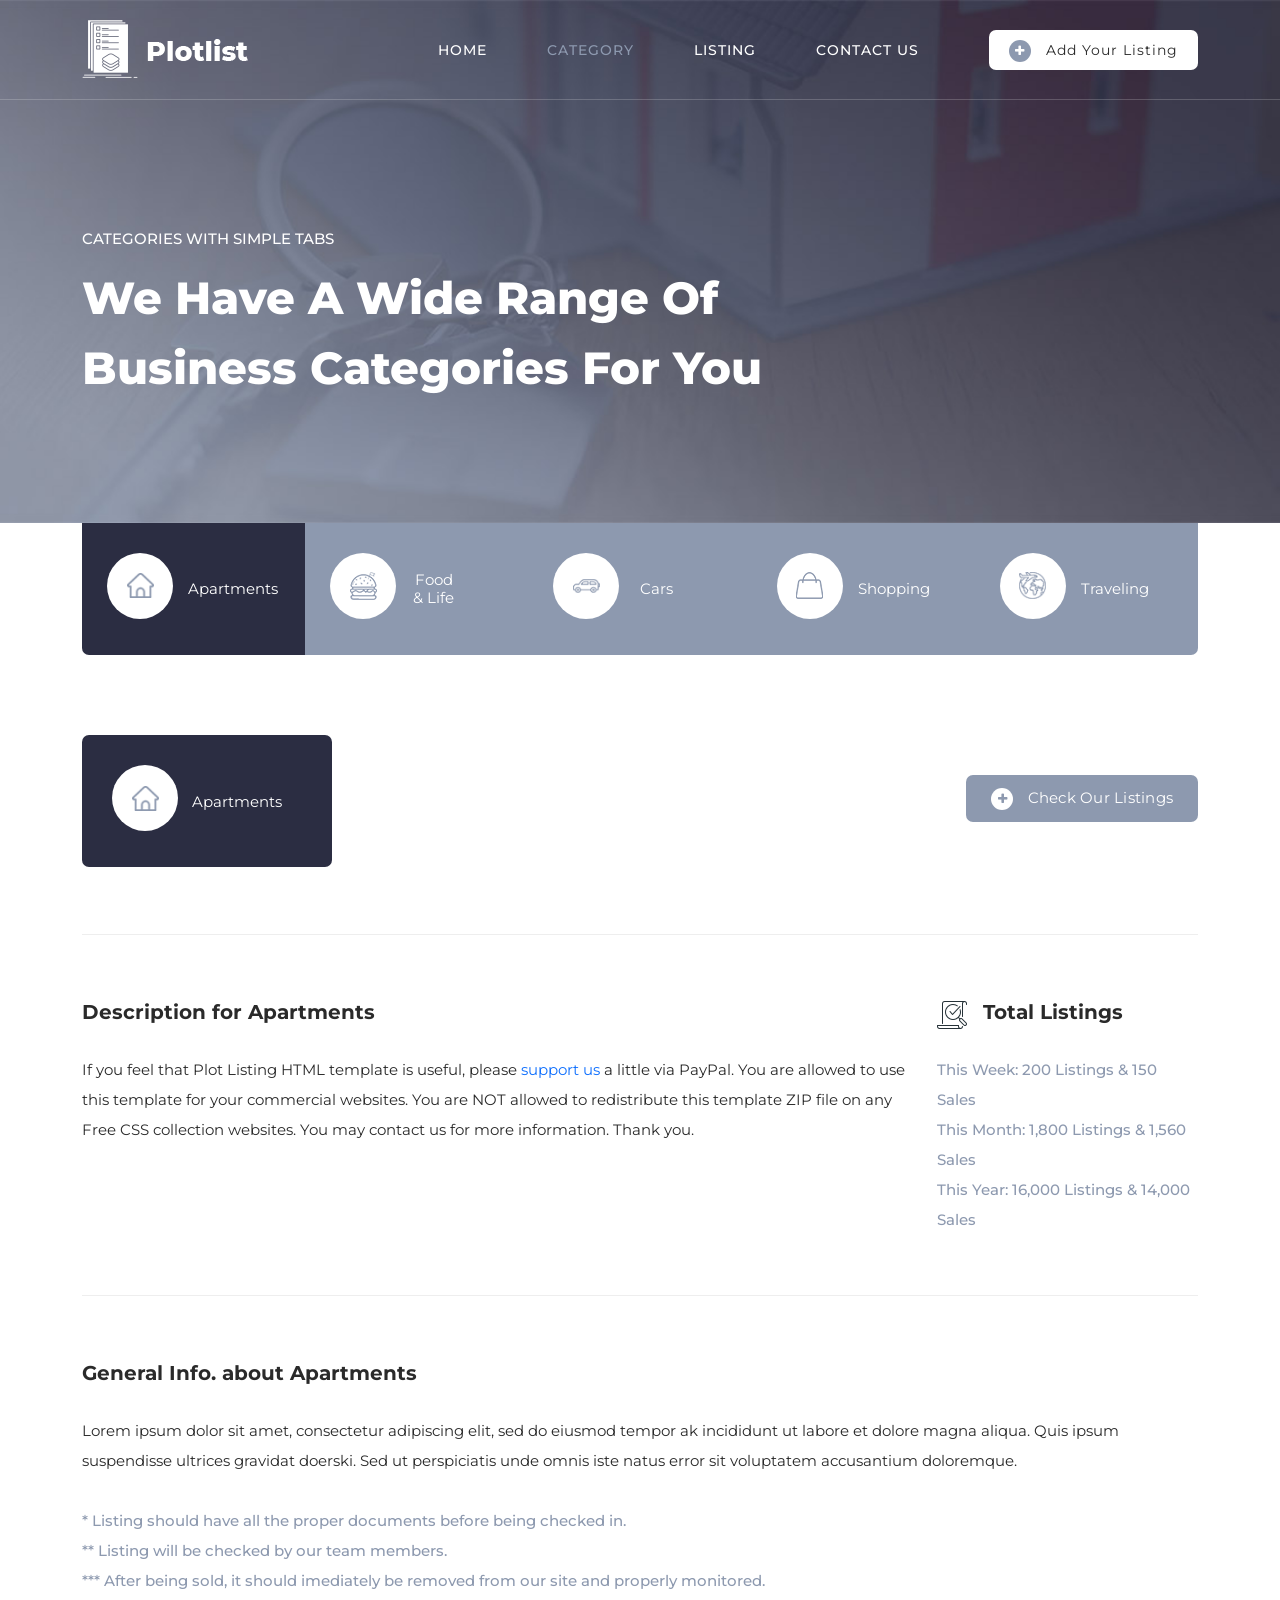
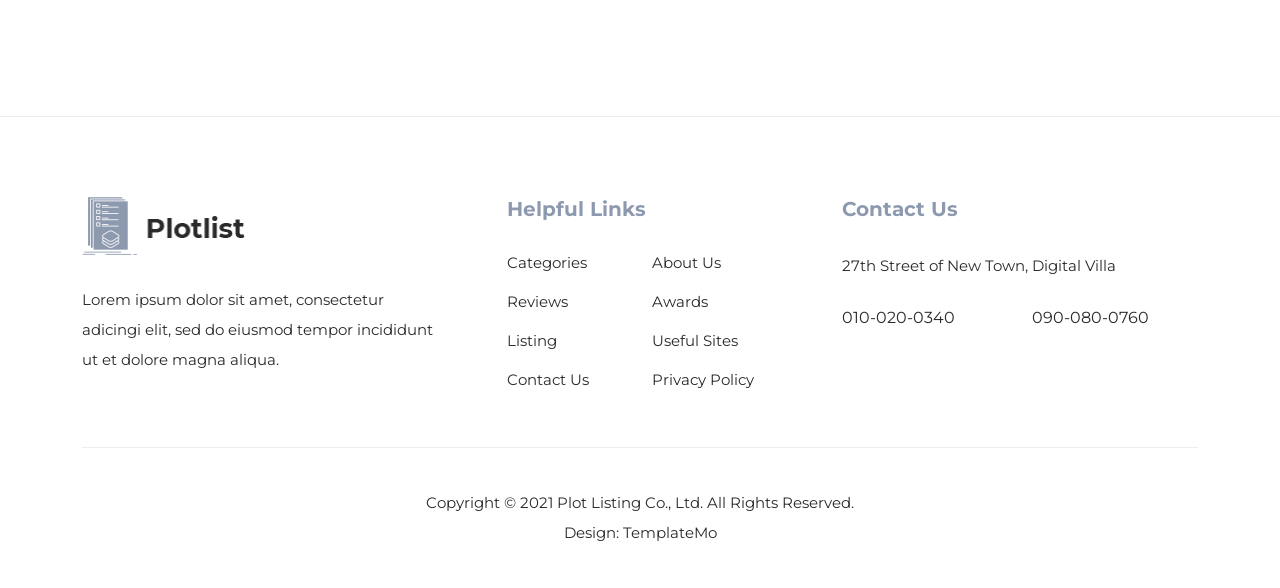
<file: templates/templatemo_564_plot_listing/templatemo_564_plot_listing/category.html>
<!DOCTYPE html>
<html lang="en">

  <head>

    <meta charset="UTF-8">
    <meta name="viewport" content="width=device-width, initial-scale=1, shrink-to-fit=no">
    <meta name="description" content="">
    <meta name="author" content="">
    <link rel="preconnect" href="https://fonts.gstatic.com">
    <link href="https://fonts.googleapis.com/css2?family=Montserrat:wght@100;200;300;400;500;600;700;800;900&display=swap" rel="stylesheet">

    <title>Plotlist - Listing HTML5 Template</title>

    <!-- Bootstrap core CSS -->
    <link href="vendor/bootstrap/css/bootstrap.min.css" rel="stylesheet">


    <!-- Additional CSS Files -->
    <link rel="stylesheet" href="assets/css/fontawesome.css">
    <link rel="stylesheet" href="assets/css/templatemo-plot-listing.css">
    <link rel="stylesheet" href="assets/css/animated.css">
    <link rel="stylesheet" href="assets/css/owl.css">
<!--

TemplateMo 564 Plot Listing

https://templatemo.com/tm-564-plot-listing

-->
  </head>

<body>

  <!-- ***** Preloader Start ***** -->
  <div id="js-preloader" class="js-preloader">
    <div class="preloader-inner">
      <span class="dot"></span>
      <div class="dots">
        <span></span>
        <span></span>
        <span></span>
      </div>
    </div>
  </div>
  <!-- ***** Preloader End ***** -->

  <!-- ***** Header Area Start ***** -->
  <header class="header-area header-sticky wow slideInDown" data-wow-duration="0.75s" data-wow-delay="0s">
    <div class="container">
      <div class="row">
        <div class="col-12">
          <nav class="main-nav">
            <!-- ***** Logo Start ***** -->
            <a href="index.html" class="logo">
            </a>
            <!-- ***** Logo End ***** -->
            <!-- ***** Menu Start ***** -->
            <ul class="nav">
              <li><a href="index.html">Home</a></li>
              <li><a href="category.html" class="active">Category</a></li>
              <li><a href="listing.html">Listing</a></li>
              <li><a href="contact.html">Contact Us</a></li> 
              <li><div class="main-white-button"><a href="#"><i class="fa fa-plus"></i> Add Your Listing</a></div></li> 
            </ul>        
            <a class='menu-trigger'>
                <span>Menu</span>
            </a>
            <!-- ***** Menu End ***** -->
          </nav>
        </div>
      </div>
    </div>
  </header>
  <!-- ***** Header Area End ***** -->

  <div class="page-heading">
    <div class="container">
      <div class="row">
        <div class="col-lg-8">
          <div class="top-text header-text">
            <h6>Categories with Simple Tabs</h6>
            <h2>We have a wide range of business categories for you</h2>
          </div>
        </div>
      </div>
    </div>
  </div>



  <div class="category-post">
    <div class="container">
      <div class="row">
        <div class="col-lg-12">
          <div class="naccs">
            <div class="grid">
              <div class="row">
                <div class="col-lg-12">
                  <div class="menu">
                    <div class="first-thumb active">
                      <div class="thumb">
                        <span class="icon"><img src="assets/images/search-icon-01.png" alt=""><h4>Apartments</h4></span>    
                      </div>
                    </div>
                    <div>
                      <div class="thumb">                 
                        <span class="icon"><img src="assets/images/search-icon-02.png" alt=""><h4>Food &amp; Life</h4></span>
                      </div>
                    </div>
                    <div>
                      <div class="thumb">                 
                        <span class="icon"><img src="assets/images/search-icon-03.png" alt=""><h4>Cars</h4></span>
                      </div>
                    </div>
                    <div>
                      <div class="thumb">                 
                        <span class="icon"><img src="assets/images/search-icon-04.png" alt=""><h4>Shopping</h4></span>
                      </div>
                    </div>
                    <div class="last-thumb">
                      <div class="thumb">                 
                        <span class="icon"><img src="assets/images/search-icon-05.png" alt=""><h4>Traveling</h4></span>
                      </div>
                    </div>
                  </div>
                </div> 
                <div class="col-lg-12">
                  <ul class="nacc">
                    <li class="active">
                      <div>
                        <div class="thumb">
                          <div class="row">
                            <div class="col-lg-12">
                              <div class="top-content">
                                <div class="row">
                                  <div class="col-lg-6">
                                    <div class="top-icon">
                                      <span class="icon"><img src="assets/images/search-icon-01.png" alt=""><h4>Apartments</h4></span> 
                                    </div>
                                  </div>
                                  <div class="col-lg-6">
                                    <div class="main-white-button">
                                      <a href="#"><i class="fa fa-plus"></i> Check Our Listings</a>
                                    </div>
                                  </div>
                                </div>
                              </div>      
                            </div>
                            <div class="col-lg-12">
                              <div class="description">
                                <div class="row">
                                  <div class="col-lg-9">
                                    <h4>Description for Apartments</h4>
                                    <p>If you feel that Plot Listing HTML template is useful, please <a rel="nofollow" href="https://www.paypal.me/templatemo" target="_blank">support us</a> a little via PayPal. You are allowed to use this template for your commercial websites. You are NOT allowed to redistribute this template ZIP file on any Free CSS collection websites. You may contact us for more information. Thank you.</p>
                                  </div>
                                  <div class="col-lg-3">
                                    <div class="text-icon">
                                      <h4><img src="assets/images/listing-icon-heading.png" alt=""> Total Listings</h4>
                                    </div>
                                    <span class="list-item">This Week: 200 Listings &amp; 150 Sales<br>This Month: 1,800 Listings &amp; 1,560 Sales<br>This Year: 16,000 Listings &amp; 14,000 Sales</span>
                                  </div>
                                </div>
                              </div>
                            </div>
                            <div class="col-lg-12">
                              <div class="general-info">
                                <div class="row">
                                  <div class="col-lg-12">
                                    <h4>General Info. about Apartments</h4>
                                    <p>Lorem ipsum dolor sit amet, consectetur adipiscing elit, sed do eiusmod tempor ak incididunt ut labore et dolore magna aliqua. Quis ipsum suspendisse ultrices gravidat doerski. Sed ut perspiciatis unde omnis iste natus error sit voluptatem accusantium doloremque.</p>
                                    <span class="list-item">* Listing should have all the proper documents before being checked in.
                                    <br>** Listing will be checked by our team members.
                                    <br>*** After being sold, it should imediately be removed from our site and properly monitored.</span>
                                  </div>
                                </div>
                              </div>
                            </div>
                          </div>
                        </div>
                      </div>
                    </li>                 
                    <li>
                      <div>
                        <div class="thumb">
                          <div class="row">
                            <div class="col-lg-12">
                              <div class="top-content">
                                <div class="row">
                                  <div class="col-lg-6">
                                    <div class="top-icon">
                                      <span class="icon"><img src="assets/images/search-icon-02.png" alt=""><h4>Food &amp; Life</h4></span> 
                                    </div>
                                  </div>
                                  <div class="col-lg-6">
                                    <div class="main-white-button">
                                      <a href="#"><i class="fa fa-plus"></i> Check Our Listings</a>
                                    </div>
                                  </div>
                                </div>
                              </div>      
                            </div>
                            <div class="col-lg-12">
                              <div class="description">
                                <div class="row">
                                  <div class="col-lg-9">
                                    <h4>Description for Food and Life</h4>
                                    <p>Plot Listing template is a responsive website layout that included four HTML pages. Please tell your friends about TemplateMo website. You can download and apply this template for your dynamic CMS websites.</p>
                                    <br>
                                    <p><strong>Did you know?</strong>
                                    <br>You can get the best free HTML templates on Too CSS blog. Visit the blog pages and explore fresh and latest website templates.</p>
                                  </div>
                                  <div class="col-lg-3">
                                    <div class="text-icon">
                                      <h4><img src="assets/images/listing-icon-heading.png" alt=""> Total Listings</h4>
                                    </div>
                                    <span class="list-item">This Week: 124 Listings &amp; 84 Sales<br>This Month: 1,040 Listings &amp; 720 Sales<br>This Year: 10,640 Listings &amp; 9,600 Sales</span>
                                  </div>
                                </div>
                              </div>
                            </div>
                            <div class="col-lg-12">
                              <div class="general-info">
                                <div class="row">
                                  <div class="col-lg-12">
                                    <h4>General Info</h4>
                                    <p>Lorem ipsum dolor sit amet, consectetur adipiscing elit, sed do eiusmod tempor ak incididunt ut labore et dolore magna aliqua. Quis ipsum suspendisse ultrices gravidat doerski. Sed ut perspiciatis unde omnis iste natus error sit voluptatem accusantium doloremque.</p>
                                    <span class="list-item">* Listing should have all the proper documents before being checked in.
                                    <br>** Listing will be checked by our team members.
                                    <br>*** After being sold, it should imediately be removed from our site and properly monitored.</span>
                                  </div>
                                </div>
                              </div>
                            </div>
                          </div>
                        </div>
                      </div>
                    </li>
                    <li>
                      <div>
                        <div class="thumb">
                          <div class="row">
                            <div class="col-lg-12">
                              <div class="top-content">
                                <div class="row">
                                  <div class="col-lg-6">
                                    <div class="top-icon">
                                      <span class="icon"><img src="assets/images/search-icon-03.png" alt=""><h4>Cars</h4></span> 
                                    </div>
                                  </div>
                                  <div class="col-lg-6">
                                    <div class="main-white-button">
                                      <a href="#"><i class="fa fa-plus"></i> Check Our Listings</a>
                                    </div>
                                  </div>
                                </div>
                              </div>      
                            </div>
                            <div class="col-lg-12">
                              <div class="description">
                                <div class="row">
                                  <div class="col-lg-9">
                                    <h4>Description about cars</h4>
                                    <p>Lorem ipsum dolor sit amet, consectetur adipiscing elit, sed do eiusmod tempor ak incididunt ut labore et dolore magna aliqua. Quis ipsum suspendisse ultrices gravidat doerski. Sed ut perspiciatis unde omnis iste natus error sit voluptatem accusantium doloremque laudantium, totam rem aperiam, eaque ipsa quae ab illo.</p>
                                  </div>
                                  <div class="col-lg-3">
                                    <div class="text-icon">
                                      <h4><img src="assets/images/listing-icon-heading.png" alt=""> Total Listings</h4>
                                    </div>
                                    <span class="list-item">This Week: 800 Listings &amp; 400 Sales<br>This Month: 1,600 Listings &amp; 1,200 Sales<br>This Year: 14,000 Listings &amp; 12,000 Sales</span>
                                  </div>
                                </div>
                              </div>
                            </div>
                            <div class="col-lg-12">
                              <div class="general-info">
                                <div class="row">
                                  <div class="col-lg-12">
                                    <h4>General Info. about cars</h4>
                                    <p>Lorem ipsum dolor sit amet, consectetur adipiscing elit, sed do eiusmod tempor ak incididunt ut labore et dolore magna aliqua. Quis ipsum suspendisse ultrices gravidat doerski. Sed ut perspiciatis unde omnis iste natus error sit voluptatem accusantium doloremque.</p>
                                    <span class="list-item">* Listing should have all the proper documents before being checked in.
                                    <br>** Listing will be checked by our team members.
                                    <br>*** After being sold, it should imediately be removed from our site and properly monitored.</span>
                                  </div>
                                </div>
                              </div>
                            </div>
                          </div>
                        </div>
                      </div>
                    </li>
                    <li>
                      <div>
                        <div class="thumb">
                          <div class="row">
                            <div class="col-lg-12">
                              <div class="top-content">
                                <div class="row">
                                  <div class="col-lg-6">
                                    <div class="top-icon">
                                      <span class="icon"><img src="assets/images/search-icon-04.png" alt=""><h4>Shopping</h4></span> 
                                    </div>
                                  </div>
                                  <div class="col-lg-6">
                                    <div class="main-white-button">
                                      <a href="#"><i class="fa fa-plus"></i> Check Our Listings</a>
                                    </div>
                                  </div>
                                </div>
                              </div>      
                            </div>
                            <div class="col-lg-12">
                              <div class="description">
                                <div class="row">
                                  <div class="col-lg-9">
                                    <h4>Description about Shopping</h4>
                                    <p>Lorem ipsum dolor sit amet, consectetur adipiscing elit, sed do eiusmod tempor ak incididunt ut labore et dolore magna aliqua. Quis ipsum suspendisse ultrices gravidat doerski. Sed ut perspiciatis unde omnis iste natus error sit voluptatem accusantium doloremque laudantium, totam rem aperiam, eaque ipsa quae ab illo.</p>
                                  </div>
                                  <div class="col-lg-3">
                                    <div class="text-icon">
                                      <h4><img src="assets/images/listing-icon-heading.png" alt=""> Total Listings</h4>
                                    </div>
                                    <span class="list-item">This Week: 150 Listings &amp; 140 Sales<br>This Month: 1,500 Listings &amp; 1,100 Sales<br>This Year: 15,000 Listings &amp; 14,000 Sales</span>
                                  </div>
                                </div>
                              </div>
                            </div>
                            <div class="col-lg-12">
                              <div class="general-info">
                                <div class="row">
                                  <div class="col-lg-12">
                                    <h4>General Info. for Shopping</h4>
                                    <p>Lorem ipsum dolor sit amet, consectetur adipiscing elit, sed do eiusmod tempor ak incididunt ut labore et dolore magna aliqua. Quis ipsum suspendisse ultrices gravidat doerski. Sed ut perspiciatis unde omnis iste natus error sit voluptatem accusantium doloremque.</p>
                                    <span class="list-item">* Listing should have all the proper documents before being checked in.
                                    <br>** Listing will be checked by our team members.
                                    <br>*** After being sold, it should imediately be removed from our site and properly monitored.</span>
                                  </div>
                                </div>
                              </div>
                            </div>
                          </div>
                        </div>
                      </div>
                    </li>
                    <li>
                      <div>
                        <div class="thumb">
                          <div class="row">
                            <div class="col-lg-12">
                              <div class="top-content">
                                <div class="row">
                                  <div class="col-lg-6">
                                    <div class="top-icon">
                                      <span class="icon"><img src="assets/images/search-icon-05.png" alt=""><h4>Traveling</h4></span> 
                                    </div>
                                  </div>
                                  <div class="col-lg-6">
                                    <div class="main-white-button">
                                      <a href="#"><i class="fa fa-plus"></i> Check Our Listings</a>
                                    </div>
                                  </div>
                                </div>
                              </div>      
                            </div>
                            <div class="col-lg-12">
                              <div class="description">
                                <div class="row">
                                  <div class="col-lg-9">
                                    <h4>Description of Traveling</h4>
                                    <p>Lorem ipsum dolor sit amet, consectetur adipiscing elit, sed do eiusmod tempor ak incididunt ut labore et dolore magna aliqua. Quis ipsum suspendisse ultrices gravidat doerski. Sed ut perspiciatis unde omnis iste natus error sit voluptatem accusantium doloremque laudantium, totam rem aperiam, eaque ipsa quae ab illo.</p>
                                  </div>
                                  <div class="col-lg-3">
                                    <div class="text-icon">
                                      <h4><img src="assets/images/listing-icon-heading.png" alt=""> Total Listings</h4>
                                    </div>
                                    <span class="list-item">This Week: 200 Listings &amp; 120 Sales<br>This Month: 1,400 Listings &amp; 900 Sales<br>This Year: 14,000 Listings &amp; 12,000 Sales</span>
                                  </div>
                                </div>
                              </div>
                            </div>
                            <div class="col-lg-12">
                              <div class="general-info">
                                <div class="row">
                                  <div class="col-lg-12">
                                    <h4>General Info. about Traveling</h4>
                                    <p>Lorem ipsum dolor sit amet, consectetur adipiscing elit, sed do eiusmod tempor ak incididunt ut labore et dolore magna aliqua. Quis ipsum suspendisse ultrices gravidat doerski. Sed ut perspiciatis unde omnis iste natus error sit voluptatem accusantium doloremque.</p>
                                    <span class="list-item">* Listing should have all the proper documents before being checked in.
                                    <br>** Listing will be checked by our team members.
                                    <br>*** After being sold, it should imediately be removed from our site and properly monitored.</span>
                                  </div>
                                </div>
                              </div>
                            </div>
                          </div>
                        </div>
                      </div>
                    </li>
                  </ul>
                </div>          
              </div>
            </div>
          </div>
        </div>
      </div>
    </div>
  </div>

  <footer>
    <div class="container">
      <div class="row">
        <div class="col-lg-4">
          <div class="about">
            <div class="logo">
              <img src="assets/images/black-logo.png" alt="">
            </div>
            <p>Lorem ipsum dolor sit amet, consectetur adicingi elit, sed do eiusmod tempor incididunt ut et dolore magna aliqua.</p>
          </div>
        </div>
        <div class="col-lg-4">
          <div class="helpful-links">
            <h4>Helpful Links</h4>
            <div class="row">
              <div class="col-lg-6">
                <ul>
                  <li><a href="#">Categories</a></li>
                  <li><a href="#">Reviews</a></li>
                  <li><a href="#">Listing</a></li>
                  <li><a href="#">Contact Us</a></li>
                </ul>
              </div>
              <div class="col-lg-6">
                <ul>
                  <li><a href="#">About Us</a></li>
                  <li><a href="#">Awards</a></li>
                  <li><a href="#">Useful Sites</a></li>
                  <li><a href="#">Privacy Policy</a></li>
                </ul>
              </div>
            </div>
          </div>
        </div>
        <div class="col-lg-4">
          <div class="contact-us">
            <h4>Contact Us</h4>
            <p>27th Street of New Town, Digital Villa</p>
            <div class="row">
              <div class="col-lg-6">
                <a href="#">010-020-0340</a>
              </div>
              <div class="col-lg-6">
                <a href="#">090-080-0760</a>
              </div>
            </div>
          </div>
        </div>
        <div class="col-lg-12">
          <div class="sub-footer">
            <p>Copyright © 2021 Plot Listing Co., Ltd. All Rights Reserved.
            <br>
			Design: <a rel="nofollow" href="https://templatemo.com" title="CSS Templates">TemplateMo</a></p>
          </div>
        </div>
      </div>
    </div>
  </footer>


  <!-- Scripts -->
  <script src="vendor/jquery/jquery.min.js"></script>
  <script src="vendor/bootstrap/js/bootstrap.bundle.min.js"></script>
  <script src="assets/js/owl-carousel.js"></script>
  <script src="assets/js/animation.js"></script>
  <script src="assets/js/imagesloaded.js"></script>
  <script src="assets/js/custom.js"></script>

</body>

</html>
</file>
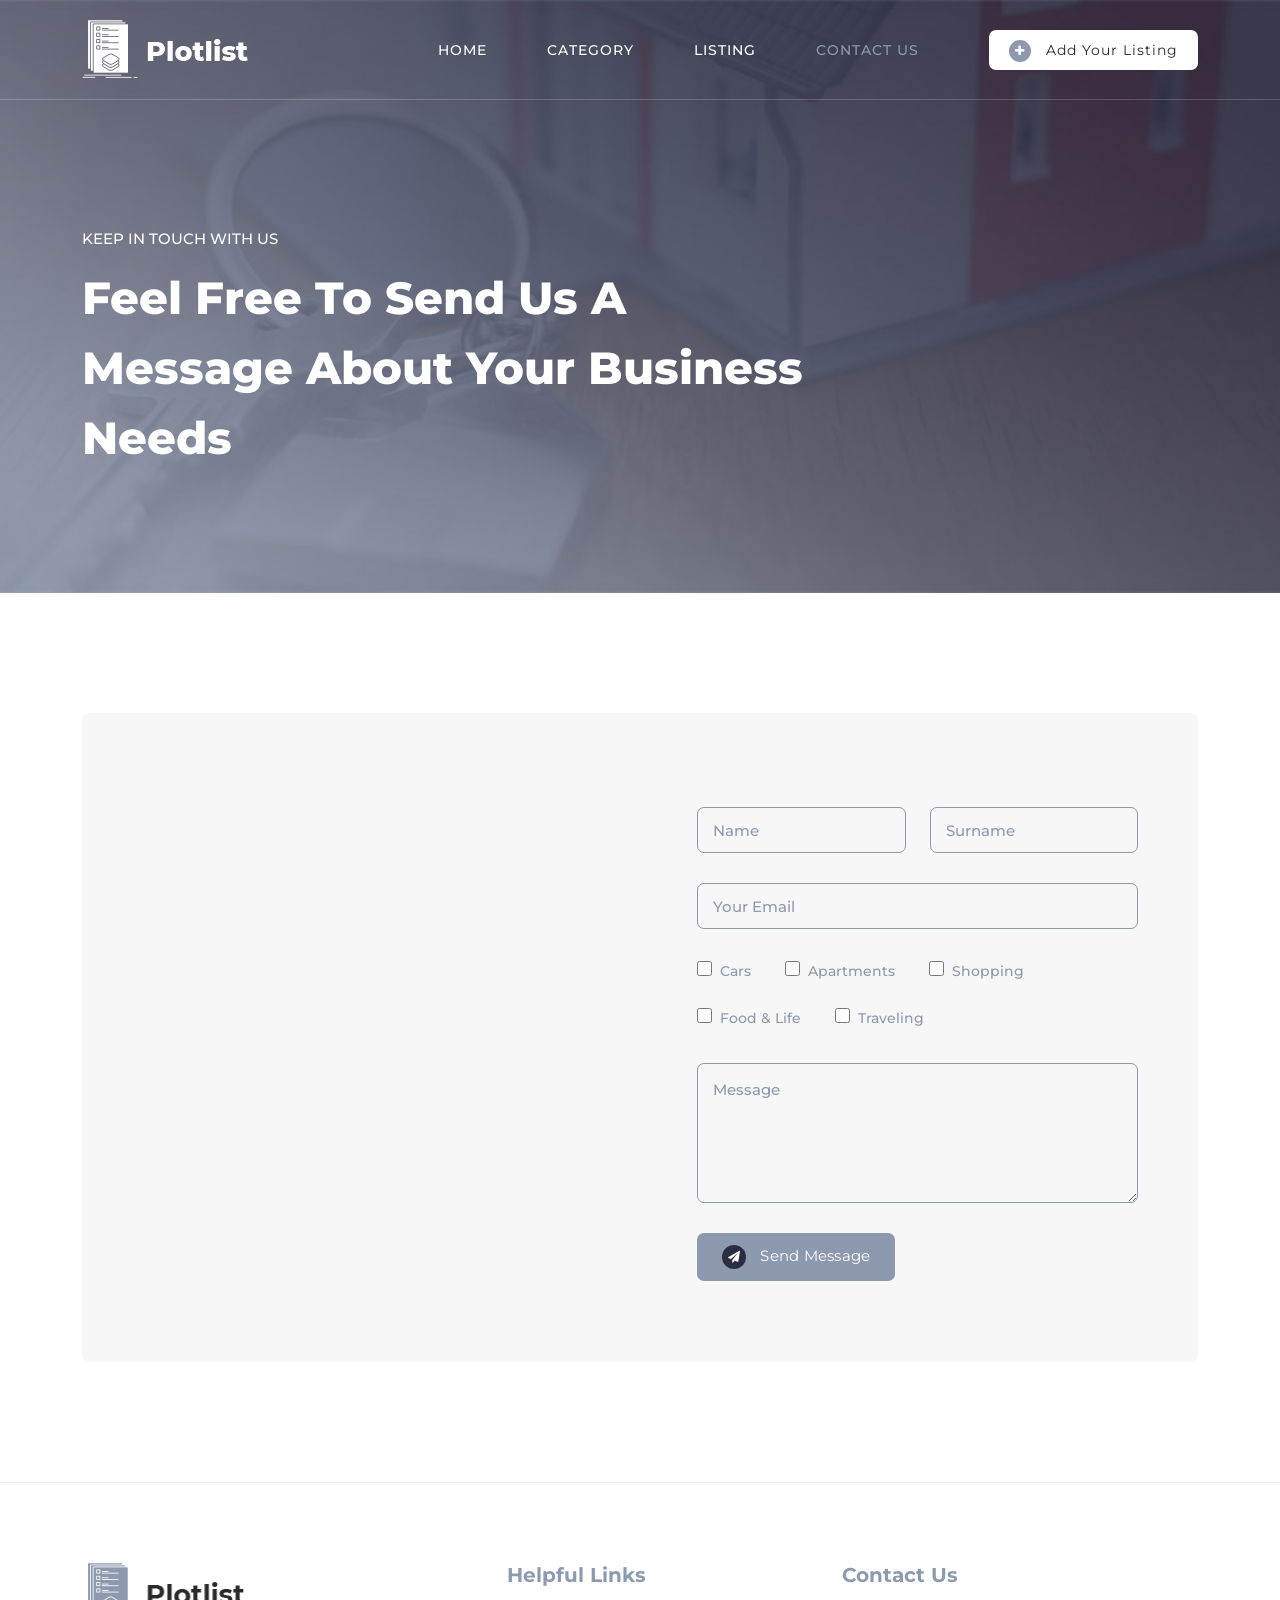
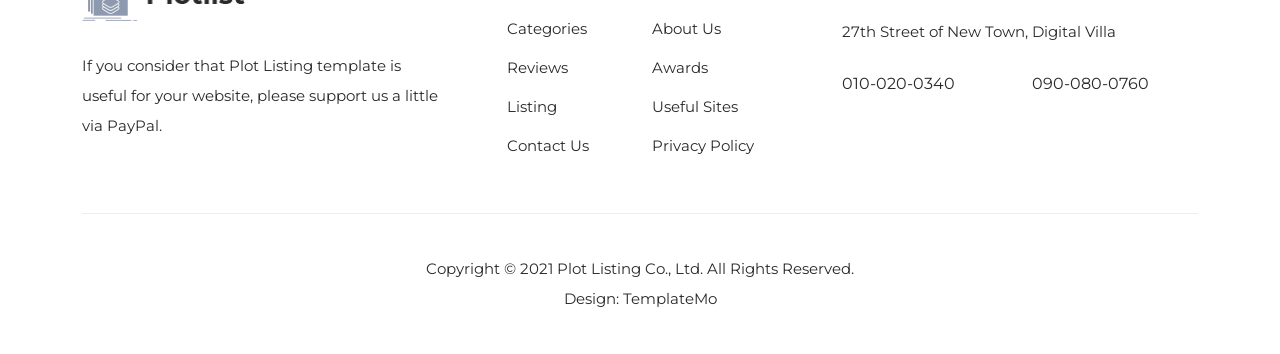
<file: templates/templatemo_564_plot_listing/templatemo_564_plot_listing/contact.html>
<!DOCTYPE html>
<html lang="en">

  <head>

    <meta charset="UTF-8">
    <meta name="viewport" content="width=device-width, initial-scale=1, shrink-to-fit=no">
    <meta name="description" content="">
    <meta name="author" content="">
    <link rel="preconnect" href="https://fonts.gstatic.com">
    <link href="https://fonts.googleapis.com/css2?family=Montserrat:wght@100;200;300;400;500;600;700;800;900&display=swap" rel="stylesheet">

    <title>Plotlist - Listing HTML5 Template</title>

    <!-- Bootstrap core CSS -->
    <link href="vendor/bootstrap/css/bootstrap.min.css" rel="stylesheet">


    <!-- Additional CSS Files -->
    <link rel="stylesheet" href="assets/css/fontawesome.css">
    <link rel="stylesheet" href="assets/css/templatemo-plot-listing.css">
    <link rel="stylesheet" href="assets/css/animated.css">
    <link rel="stylesheet" href="assets/css/owl.css">
<!--

TemplateMo 564 Plot Listing

https://templatemo.com/tm-564-plot-listing

-->
  </head>

<body>

  <!-- ***** Preloader Start ***** -->
  <div id="js-preloader" class="js-preloader">
    <div class="preloader-inner">
      <span class="dot"></span>
      <div class="dots">
        <span></span>
        <span></span>
        <span></span>
      </div>
    </div>
  </div>
  <!-- ***** Preloader End ***** -->

  <!-- ***** Header Area Start ***** -->
  <header class="header-area header-sticky wow slideInDown" data-wow-duration="0.75s" data-wow-delay="0s">
    <div class="container">
      <div class="row">
        <div class="col-12">
          <nav class="main-nav">
            <!-- ***** Logo Start ***** -->
            <a href="index.html" class="logo">
            </a>
            <!-- ***** Logo End ***** -->
            <!-- ***** Menu Start ***** -->
            <ul class="nav">
              <li><a href="index.html">Home</a></li>
              <li><a href="category.html">Category</a></li>
              <li><a href="listing.html">Listing</a></li>
              <li><a href="contact.html" class="active">Contact Us</a></li> 
              <li><div class="main-white-button"><a href="#"><i class="fa fa-plus"></i> Add Your Listing</a></div></li> 
            </ul>        
            <a class='menu-trigger'>
                <span>Menu</span>
            </a>
            <!-- ***** Menu End ***** -->
          </nav>
        </div>
      </div>
    </div>
  </header>
  <!-- ***** Header Area End ***** -->

  <div class="page-heading">
    <div class="container">
      <div class="row">
        <div class="col-lg-8">
          <div class="top-text header-text">
            <h6>Keep in touch with us</h6>
            <h2>Feel free to send us a message about your business needs</h2>
          </div>
        </div>
      </div>
    </div>
  </div>

  <div class="contact-page">
    <div class="container">
      <div class="row">
        <div class="col-lg-12">
          <div class="inner-content">
            <div class="row">
              <div class="col-lg-6">
                <div id="map">
                  <iframe src="https://maps.google.com/maps?q=Av.+L%C3%BAcio+Costa,+Rio+de+Janeiro+-+RJ,+Brazil&t=&z=13&ie=UTF8&iwloc=&output=embed" width="100%" height="650px" frameborder="0" style="border:0" allowfullscreen></iframe>
                </div>
              </div>
              <div class="col-lg-6 align-self-center">
                <form id="contact" action="" method="get">
                  <div class="row">
                    <div class="col-lg-6">
                      <fieldset>
                        <input type="name" name="name" id="name" placeholder="Name" autocomplete="on" required>
                      </fieldset>
                    </div>
                    <div class="col-lg-6">
                      <fieldset>
                        <input type="surname" name="surname" id="surname" placeholder="Surname" autocomplete="on" required>
                      </fieldset>
                    </div>
                    <div class="col-lg-12">
                      <fieldset>
                        <input type="text" name="email" id="email" pattern="[^ @]*@[^ @]*" placeholder="Your Email" required="">
                      </fieldset>
                    </div>
                    <div class="col-lg-12">
                      <ul>
                        <li><input type="checkbox" name="option1" value="cars"><span>Cars</span></li>
                        <li><input type="checkbox" name="option2" value="aparmtents"><span>Apartments</span></li>
                        <li><input type="checkbox" name="option3" value="shopping"><span>Shopping</span></li>
                        <li><input type="checkbox" name="option4" value="food"><span>Food &amp; Life</span></li>
                        <li><input type="checkbox" name="option5" value="traveling"><span>Traveling</span></li>
                      </ul>
                    </div>
                    <div class="col-lg-12">
                      <fieldset>
                        <textarea name="message" type="text" class="form-control" id="message" placeholder="Message" required=""></textarea>  
                      </fieldset>
                    </div>
                    <div class="col-lg-12">
                      <fieldset>
                        <button type="submit" id="form-submit" class="main-button "><i class="fa fa-paper-plane"></i> Send Message</button>
                      </fieldset>
                    </div>
                  </div>
                </form>
              </div>
            </div>
          </div>
        </div>
      </div>
    </div>
  </div>

  <footer>
    <div class="container">
      <div class="row">
        <div class="col-lg-4">
          <div class="about">
            <div class="logo">
              <img src="assets/images/black-logo.png" alt="Plot Listing Template">
            </div>
            <p>If you consider that <a rel="nofollow" href="https://templatemo.com/tm-564-plot-listing" target="_parent">Plot Listing template</a> is useful for your website, please <a rel="nofollow" href="https://www.paypal.me/templatemo" target="_blank">support us</a> a little via PayPal.</p>
          </div>
        </div>
        <div class="col-lg-4">
          <div class="helpful-links">
            <h4>Helpful Links</h4>
            <div class="row">
              <div class="col-lg-6">
                <ul>
                  <li><a href="#">Categories</a></li>
                  <li><a href="#">Reviews</a></li>
                  <li><a href="#">Listing</a></li>
                  <li><a href="#">Contact Us</a></li>
                </ul>
              </div>
              <div class="col-lg-6">
                <ul>
                  <li><a href="#">About Us</a></li>
                  <li><a href="#">Awards</a></li>
                  <li><a href="#">Useful Sites</a></li>
                  <li><a href="#">Privacy Policy</a></li>
                </ul>
              </div>
            </div>
          </div>
        </div>
        <div class="col-lg-4">
          <div class="contact-us">
            <h4>Contact Us</h4>
            <p>27th Street of New Town, Digital Villa</p>
            <div class="row">
              <div class="col-lg-6">
                <a href="#">010-020-0340</a>
              </div>
              <div class="col-lg-6">
                <a href="#">090-080-0760</a>
              </div>
            </div>
          </div>
        </div>
        <div class="col-lg-12">
          <div class="sub-footer">
            <p>Copyright © 2021 Plot Listing Co., Ltd. All Rights Reserved.
            <br>
			Design: <a rel="nofollow" href="https://templatemo.com" title="CSS Templates">TemplateMo</a></p>
          </div>
        </div>
      </div>
    </div>
  </footer>


  <!-- Scripts -->
  <script src="vendor/jquery/jquery.min.js"></script>
  <script src="vendor/bootstrap/js/bootstrap.bundle.min.js"></script>
  <script src="assets/js/owl-carousel.js"></script>
  <script src="assets/js/animation.js"></script>
  <script src="assets/js/imagesloaded.js"></script>
  <script src="assets/js/custom.js"></script>

</body>

</html>
</file>
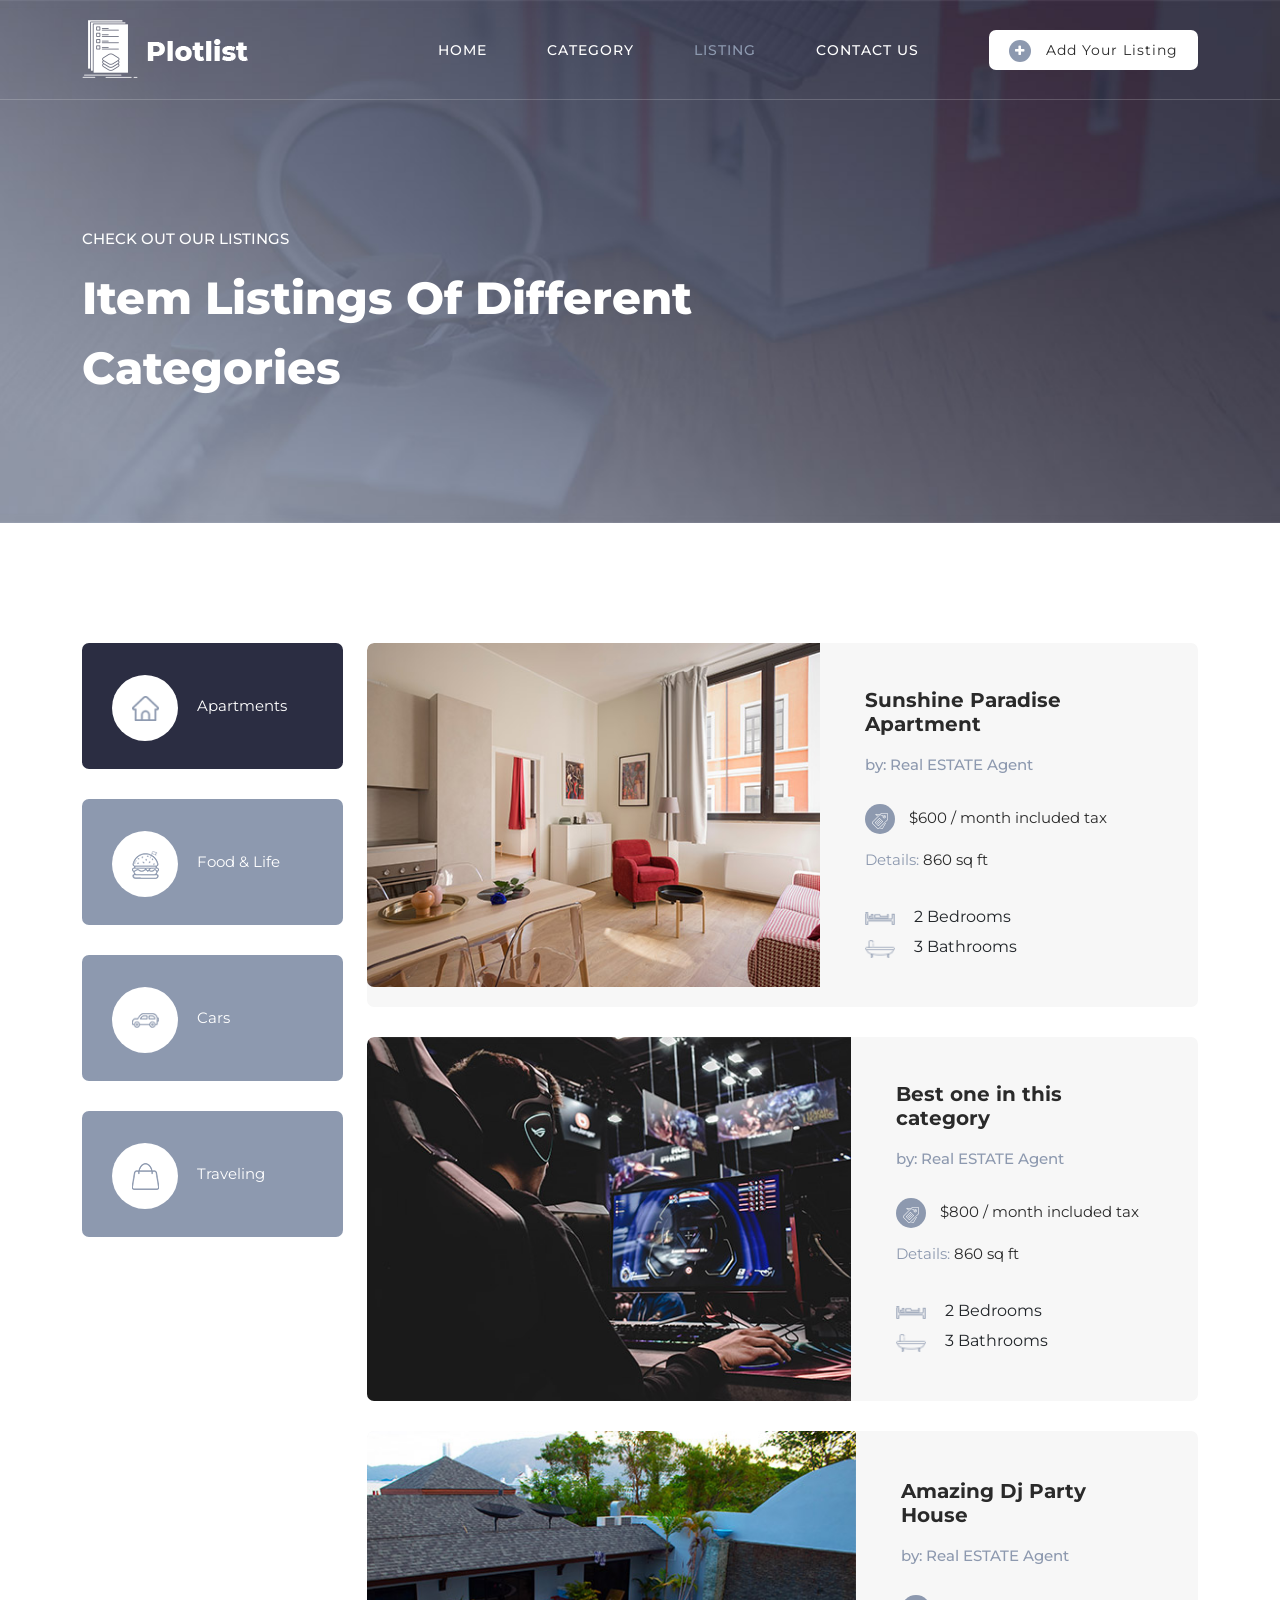
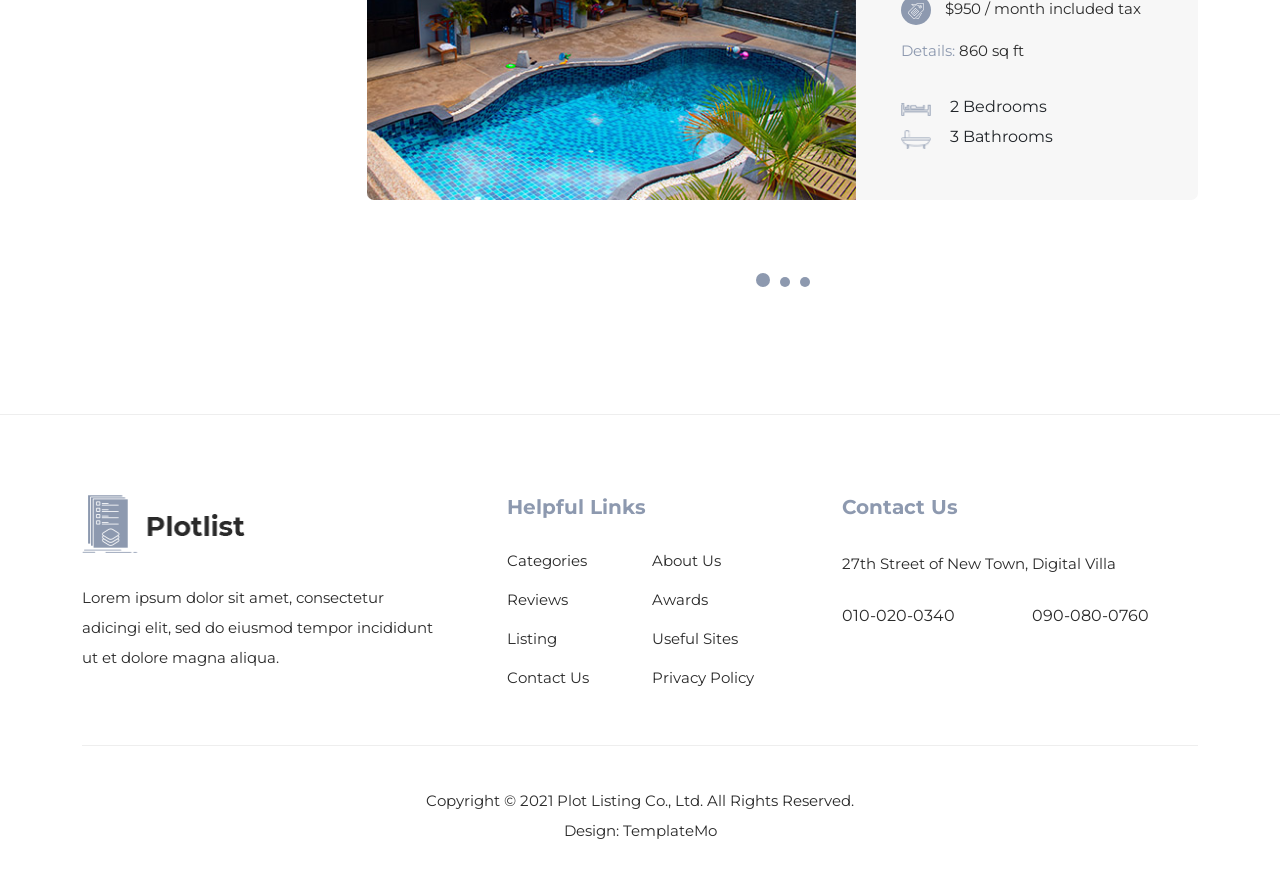
<file: templates/templatemo_564_plot_listing/templatemo_564_plot_listing/listing.html>
<!DOCTYPE html>
<html lang="en">

  <head>

    <meta charset="UTF-8">
    <meta name="viewport" content="width=device-width, initial-scale=1, shrink-to-fit=no">
    <meta name="description" content="">
    <meta name="author" content="">
    <link rel="preconnect" href="https://fonts.gstatic.com">
    <link href="https://fonts.googleapis.com/css2?family=Montserrat:wght@100;200;300;400;500;600;700;800;900&display=swap" rel="stylesheet">

    <title>Plot Listing Page</title>

    <!-- Bootstrap core CSS -->
    <link href="vendor/bootstrap/css/bootstrap.min.css" rel="stylesheet">


    <!-- Additional CSS Files -->
    <link rel="stylesheet" href="assets/css/fontawesome.css">
    <link rel="stylesheet" href="assets/css/templatemo-plot-listing.css">
    <link rel="stylesheet" href="assets/css/animated.css">
    <link rel="stylesheet" href="assets/css/owl.css">
<!--

TemplateMo 564 Plot Listing

https://templatemo.com/tm-564-plot-listing

-->
  </head>

<body>

  <!-- ***** Preloader Start ***** -->
  <div id="js-preloader" class="js-preloader">
    <div class="preloader-inner">
      <span class="dot"></span>
      <div class="dots">
        <span></span>
        <span></span>
        <span></span>
      </div>
    </div>
  </div>
  <!-- ***** Preloader End ***** -->

  <!-- ***** Header Area Start ***** -->
  <header class="header-area header-sticky wow slideInDown" data-wow-duration="0.75s" data-wow-delay="0s">
    <div class="container">
      <div class="row">
        <div class="col-12">
          <nav class="main-nav">
            <!-- ***** Logo Start ***** -->
            <a href="index.html" class="logo">
            </a>
            <!-- ***** Logo End ***** -->
            <!-- ***** Menu Start ***** -->
            <ul class="nav">
              <li><a href="index.html">Home</a></li>
              <li><a href="category.html">Category</a></li>
              <li><a href="listing.html" class="active">Listing</a></li>
              <li><a href="contact.html">Contact Us</a></li> 
              <li><div class="main-white-button"><a href="#"><i class="fa fa-plus"></i> Add Your Listing</a></div></li> 
            </ul>        
            <a class='menu-trigger'>
                <span>Menu</span>
            </a>
            <!-- ***** Menu End ***** -->
          </nav>
        </div>
      </div>
    </div>
  </header>
  <!-- ***** Header Area End ***** -->

  <div class="page-heading">
    <div class="container">
      <div class="row">
        <div class="col-lg-8">
          <div class="top-text header-text">
            <h6>Check Out Our Listings</h6>
            <h2>Item listings of Different Categories</h2>
          </div>
        </div>
      </div>
    </div>
  </div>

  <div class="listing-page">
    <div class="container">
      <div class="row">
        <div class="col-lg-12">
          <div class="naccs">
            <div class="grid">
              <div class="row">
                <div class="col-lg-3">
                  <div class="menu">
                    <div class="first-thumb active">
                      <div class="thumb">
                        <span class="icon"><img src="assets/images/search-icon-01.png" alt=""></span>
                        Apartments
                      </div>
                    </div>
                    <div>
                      <div class="thumb">                 
                        <span class="icon"><img src="assets/images/search-icon-02.png" alt=""></span>
                        Food &amp; Life
                      </div>
                    </div>
                    <div>
                      <div class="thumb">                 
                        <span class="icon"><img src="assets/images/search-icon-03.png" alt=""></span>
                        Cars
                      </div>
                    </div>
                    <div class="last-thumb">
                      <div class="thumb">                 
                        <span class="icon"><img src="assets/images/search-icon-04.png" alt=""></span>
                        Traveling
                      </div>
                    </div>
                  </div>
                </div> 
                <div class="col-lg-9">
                  <ul class="nacc">
                  <!-- first category listing of items -->
                    <li class="active">
                      <div>
                        <div class="col-lg-12">
                          <div class="owl-carousel owl-listing">
                            <div class="item">
                              <div class="row">
                                <div class="col-lg-12">
                                  <div class="listing-item">
                                    <div class="left-image">
                                      <a href="#"><img src="assets/images/listing-01.jpg" alt=""></a>
                                      <div class="hover-content">
                                        <div class="main-white-button">
                                          <a href="contact.html"><i class="fa fa-eye"></i> Contact Now</a>
                                        </div>
                                      </div>
                                    </div>
                                    <div class="right-content align-self-center">
                                      <a href="#"><h4>Sunshine Paradise Apartment</h4></a>
                                      <h6>by: Real ESTATE Agent</h6>
                                      <span class="price"><div class="icon"><img src="assets/images/listing-icon-01.png" alt=""></div> $600 / month included tax</span>
                                      <span class="details">Details: <em>860 sq ft</em></span>
                                      <span class="info"><img src="assets/images/listing-icon-02.png" alt=""> 2 Bedrooms<br><img src="assets/images/listing-icon-03.png" alt=""> 3 Bathrooms</span>
                                    </div>
                                  </div>
                                </div>
                                <div class="col-lg-12">
                                  <div class="listing-item">
                                    <div class="left-image">
                                      <a href="#"><img src="assets/images/listing-02.jpg" alt=""></a>
                                      <div class="hover-content">
                                        <div class="main-white-button">
                                          <a href="contact.html"><i class="fa fa-eye"></i> Contact Now</a>
                                        </div>
                                      </div>
                                    </div>
                                    <div class="right-content align-self-center">
                                      <a href="#"><h4>Best one in this category</h4></a>
                                      <h6>by: Real ESTATE Agent</h6>
                                      <span class="price"><div class="icon"><img src="assets/images/listing-icon-01.png" alt=""></div> $800 / month included tax</span>
                                      <span class="details">Details: <em>860 sq ft</em></span>
                                      <span class="info"><img src="assets/images/listing-icon-02.png" alt=""> 2 Bedrooms<br><img src="assets/images/listing-icon-03.png" alt=""> 3 Bathrooms</span>
                                    </div>
                                  </div>
                                </div>
                                <div class="col-lg-12">
                                  <div class="listing-item">
                                    <div class="left-image">
                                      <a href="#"><img src="assets/images/listing-03.jpg" alt=""></a>
                                      <div class="hover-content">
                                        <div class="main-white-button">
                                          <a href="contact.html"><i class="fa fa-eye"></i> Contact Now</a>
                                        </div>
                                      </div>
                                    </div>
                                    <div class="right-content align-self-center">
                                      <a href="#"><h4>Amazing Dj Party House</h4></a>
                                      <h6>by: Real ESTATE Agent</h6>
                                      <span class="price"><div class="icon"><img src="assets/images/listing-icon-01.png" alt=""></div> $950 / month included tax</span>
                                      <span class="details">Details: <em>860 sq ft</em></span>
                                      <span class="info"><img src="assets/images/listing-icon-02.png" alt=""> 2 Bedrooms<br><img src="assets/images/listing-icon-03.png" alt=""> 3 Bathrooms</span>
                                    </div>
                                  </div>
                                </div>
                              </div>
                            </div>
                            <div class="item">
                              <div class="row">
                                <div class="col-lg-12">
                                  <div class="listing-item">
                                    <div class="left-image">
                                      <a href="#"><img src="assets/images/listing-01.jpg" alt=""></a>
                                      <div class="hover-content">
                                        <div class="main-white-button">
                                          <a href="contact.html"><i class="fa fa-eye"></i> Contact Now</a>
                                        </div>
                                      </div>
                                    </div>
                                    <div class="right-content align-self-center">
                                      <a href="#"><h4>Sunshine Villa Condo</h4></a>
                                      <h6>by: Real ESTATE Agent</h6>
                                      <span class="price"><div class="icon"><img src="assets/images/listing-icon-01.png" alt=""></div> $450 / month included tax</span>
                                      <span class="details">Details: <em>860 sq ft</em></span>
                                      <span class="info"><img src="assets/images/listing-icon-02.png" alt=""> 2 Bedrooms<br><img src="assets/images/listing-icon-03.png" alt=""> 3 Bathrooms</span>
                                    </div>
                                  </div>
                                </div>
                                <div class="col-lg-12">
                                  <div class="listing-item">
                                    <div class="left-image">
                                      <a href="#"><img src="assets/images/listing-02.jpg" alt=""></a>
                                      <div class="hover-content">
                                        <div class="main-white-button">
                                          <a href="contact.html"><i class="fa fa-eye"></i> Contact Now</a>
                                        </div>
                                      </div>
                                    </div>
                                    <div class="right-content align-self-center">
                                      <a href="#"><h4>Gaming Studio Units</h4></a>
                                      <h6>by: Real ESTATE Agent</h6>
                                      <span class="price"><div class="icon"><img src="assets/images/listing-icon-01.png" alt=""></div> $550 / month included tax</span>
                                      <span class="details">Details: <em>860 sq ft</em></span>
                                      <span class="info"><img src="assets/images/listing-icon-02.png" alt=""> 2 Bedrooms<br><img src="assets/images/listing-icon-03.png" alt=""> 3 Bathrooms</span>
                                    </div>
                                  </div>
                                </div>
                                <div class="col-lg-12">
                                  <div class="listing-item">
                                    <div class="left-image">
                                      <a href="#"><img src="assets/images/listing-03.jpg" alt=""></a>
                                      <div class="hover-content">
                                        <div class="main-white-button">
                                          <a href="contact.html"><i class="fa fa-eye"></i> Contact Now</a>
                                        </div>
                                      </div>
                                    </div>
                                    <div class="right-content align-self-center">
                                      <a href="#"><h4>Amazing Dj Party House</h4></a>
                                      <h6>by: Real ESTATE Agent</h6>
                                      <span class="price"><div class="icon"><img src="assets/images/listing-icon-01.png" alt=""></div> $650 / month included tax</span>
                                      <span class="details">Details: <em>860 sq ft</em></span>
                                      <span class="info"><img src="assets/images/listing-icon-02.png" alt=""> 2 Bedrooms<br><img src="assets/images/listing-icon-03.png" alt=""> 3 Bathrooms</span>
                                    </div>
                                  </div>
                                </div>
                              </div>
                            </div>
                            
                            <!-- third page of first category -->
                            <div class="item">
                              <div class="row">
                                <div class="col-lg-12">
                                  <div class="listing-item">
                                    <div class="left-image">
                                      <a href="#"><img src="assets/images/listing-01.jpg" alt=""></a>
                                      <div class="hover-content">
                                        <div class="main-white-button">
                                          <a href="contact.html"><i class="fa fa-eye"></i> Contact Now</a>
                                        </div>
                                      </div>
                                    </div>
                                    <div class="right-content align-self-center">
                                      <a href="#"><h4>Third Page Apartment</h4></a>
                                      <h6>by: Real Estate Agent</h6>
                                      <span class="price"><div class="icon"><img src="assets/images/listing-icon-01.png" alt=""></div> $600 to $950 / month included tax</span>
                                      <span class="details">Details: <em>860 sq ft</em></span>
                                      <span class="info"><img src="assets/images/listing-icon-02.png" alt=""> 2 Bedrooms<br><img src="assets/images/listing-icon-03.png" alt=""> 3 Bathrooms</span>
                                    </div>
                                  </div>
                                </div>
                                <div class="col-lg-12">
                                  <div class="listing-item">
                                    <div class="left-image">
                                      <a href="#"><img src="assets/images/listing-02.jpg" alt=""></a>
                                      <div class="hover-content">
                                        <div class="main-white-button">
                                          <a href="contact.html"><i class="fa fa-eye"></i> Contact Now</a>
                                        </div>
                                      </div>
                                    </div>
                                    <div class="right-content align-self-center">
                                      <a href="#"><h4>New Gaming Townhouse</h4></a>
                                      <h6>by: Real ESTATE Agent</h6>
                                      <span class="price"><div class="icon"><img src="assets/images/listing-icon-01.png" alt=""></div> $840 / month included tax</span>
                                      <span class="details">Details: <em>860 sq ft</em></span>
                                      <span class="info"><img src="assets/images/listing-icon-02.png" alt=""> 2 Bedrooms<br><img src="assets/images/listing-icon-03.png" alt=""> 3 Bathrooms</span>
                                    </div>
                                  </div>
                                </div>
                                <div class="col-lg-12">
                                  <div class="listing-item">
                                    <div class="left-image">
                                      <a href="#"><img src="assets/images/listing-03.jpg" alt=""></a>
                                      <div class="hover-content">
                                        <div class="main-white-button">
                                          <a href="contact.html"><i class="fa fa-eye"></i> Contact Now</a>
                                        </div>
                                      </div>
                                    </div>
                                    <div class="right-content align-self-center">
                                      <a href="#"><h4>Amazing Party Villa</h4></a>
                                      <h6>by: Real ESTATE Agent</h6>
                                      <span class="price"><div class="icon"><img src="assets/images/listing-icon-01.png" alt=""></div> $950 / month included tax</span>
                                      <span class="details">Details: <em>860 sq ft</em></span>
                                      <span class="info"><img src="assets/images/listing-icon-02.png" alt=""> 2 Bedrooms<br><img src="assets/images/listing-icon-03.png" alt=""> 3 Bathrooms</span>
                                    </div>
                                  </div>
                                </div>
                              </div>
                            </div>
                          </div>
                        </div>
                      </div>
                    </li>
                    
                    <!-- second category listing of items -->
                    <li>
                      <div>
                        <div class="col-lg-12">
                          <div class="owl-carousel owl-listing">
                            <div class="item">
                              <div class="row">
                                <div class="col-lg-12">
                                  <div class="listing-item">
                                    <div class="left-image">
                                      <a href="#"><img src="assets/images/listing-04.jpg" alt=""></a>
                                      <div class="hover-content">
                                        <div class="main-white-button">
                                          <a href="contact.html"><i class="fa fa-eye"></i> Contact Now</a>
                                        </div>
                                      </div>
                                    </div>
                                    <div class="right-content align-self-center">
                                      <a href="#"><h4>Food First page</h4></a>
                                      <h6>by: Food Delivery</h6>
                                      <span class="price"><div class="icon"><img src="assets/images/listing-icon-01.png" alt=""></div> $600 / month included tax</span>
                                      <span class="details">Details: <em>860 sq ft</em></span>
                                      <span class="info"><img src="assets/images/listing-icon-02.png" alt=""> 2 Bedrooms<br><img src="assets/images/listing-icon-03.png" alt=""> 3 Bathrooms</span>
                                    </div>
                                  </div>
                                </div>
                                <div class="col-lg-12">
                                  <div class="listing-item">
                                    <div class="left-image">
                                      <a href="#"><img src="assets/images/listing-05.jpg" alt=""></a>
                                      <div class="hover-content">
                                        <div class="main-white-button">
                                          <a href="contact.html"><i class="fa fa-eye"></i> Contact Now</a>
                                        </div>
                                      </div>
                                    </div>
                                    <div class="right-content align-self-center">
                                      <a href="#"><h4>Food Item 2</h4></a>
                                      <h6>by: Food Delivery</h6>
                                      <span class="price"><div class="icon"><img src="assets/images/listing-icon-01.png" alt=""></div> $540 / month included tax</span>
                                      <span class="details">Details: <em>860 sq ft</em></span>
                                      <span class="info"><img src="assets/images/listing-icon-02.png" alt=""> 2 Bedrooms<br><img src="assets/images/listing-icon-03.png" alt=""> 3 Bathrooms</span>
                                    </div>
                                  </div>
                                </div>
                                <div class="col-lg-12">
                                  <div class="listing-item">
                                    <div class="left-image">
                                      <a href="#"><img src="assets/images/listing-03.jpg" alt=""></a>
                                      <div class="hover-content">
                                        <div class="main-white-button">
                                          <a href="contact.html"><i class="fa fa-eye"></i> Contact Now</a>
                                        </div>
                                      </div>
                                    </div>
                                    <div class="right-content align-self-center">
                                      <a href="#"><h4>Food Item 3</h4></a>
                                      <h6>by: Food Delivery</h6>
                                      <span class="price"><div class="icon"><img src="assets/images/listing-icon-01.png" alt=""></div> $720 / month included tax</span>
                                      <span class="details">Details: <em>860 sq ft</em></span>
                                      <span class="info"><img src="assets/images/listing-icon-02.png" alt=""> 2 Bedrooms<br><img src="assets/images/listing-icon-03.png" alt=""> 3 Bathrooms</span>
                                    </div>
                                  </div>
                                </div>
                              </div>
                            </div>
                            
                            <!-- second category second page -->
                            <div class="item">
                              <div class="row">
                                <div class="col-lg-12">
                                  <div class="listing-item">
                                    <div class="left-image">
                                      <a href="#"><img src="assets/images/listing-05.jpg" alt=""></a>
                                      <div class="hover-content">
                                        <div class="main-white-button">
                                          <a href="contact.html"><i class="fa fa-eye"></i> Contact Now</a>
                                        </div>
                                      </div>
                                    </div>
                                    <div class="right-content align-self-center">
                                      <a href="#"><h4>FOOD Second Page</h4></a>
                                      <h6>by: Food Delivery</h6>
                                      <span class="price"><div class="icon"><img src="assets/images/listing-icon-01.png" alt=""></div> $420 / month included tax</span>
                                      <span class="details">Details: <em>860 sq ft</em></span>
                                      <span class="info"><img src="assets/images/listing-icon-02.png" alt=""> 2 Bedrooms<br><img src="assets/images/listing-icon-03.png" alt=""> 3 Bathrooms</span>
                                    </div>
                                  </div>
                                </div>
                                <div class="col-lg-12">
                                  <div class="listing-item">
                                    <div class="left-image">
                                      <a href="#"><img src="assets/images/listing-04.jpg" alt=""></a>
                                      <div class="hover-content">
                                        <div class="main-white-button">
                                          <a href="contact.html"><i class="fa fa-eye"></i> Contact Now</a>
                                        </div>
                                      </div>
                                    </div>
                                    <div class="right-content align-self-center">
                                      <a href="#"><h4>Best Food Item 5</h4></a>
                                      <h6>by: Food Delivery</h6>
                                      <span class="price"><div class="icon"><img src="assets/images/listing-icon-01.png" alt=""></div> $450 / month included tax</span>
                                      <span class="details">Details: <em>860 sq ft</em></span>
                                      <span class="info"><img src="assets/images/listing-icon-02.png" alt=""> 2 Bedrooms<br><img src="assets/images/listing-icon-03.png" alt=""> 3 Bathrooms</span>
                                    </div>
                                  </div>
                                </div>
                                <div class="col-lg-12">
                                  <div class="listing-item">
                                    <div class="left-image">
                                      <a href="#"><img src="assets/images/listing-03.jpg" alt=""></a>
                                      <div class="hover-content">
                                        <div class="main-white-button">
                                          <a href="contact.html"><i class="fa fa-eye"></i> Contact Now</a>
                                        </div>
                                      </div>
                                    </div>
                                    <div class="right-content align-self-center">
                                      <a href="#"><h4>Amazing Food Item 6</h4></a>
                                      <h6>by: Food Delivery</h6>
                                      <span class="price"><div class="icon"><img src="assets/images/listing-icon-01.png" alt=""></div> $500 / month included tax</span>
                                      <span class="details">Details: <em>860 sq ft</em></span>
                                      <span class="info"><img src="assets/images/listing-icon-02.png" alt=""> 2 Bedrooms<br><img src="assets/images/listing-icon-03.png" alt=""> 3 Bathrooms</span>
                                    </div>
                                  </div>
                                </div>
                              </div>
                            </div>


                          </div>
                        </div>
                      </div>
                    </li>
                    
                    <!-- third category first page -->
                    <li>
                      <div>
                        <div class="col-lg-12">
                          <div class="owl-carousel owl-listing">
                            <div class="item">
                              <div class="row">
                                <div class="col-lg-12">
                                  <div class="listing-item">
                                    <div class="left-image">
                                      <a href="#"><img src="assets/images/listing-05.jpg" alt=""></a>
                                      <div class="hover-content">
                                        <div class="main-white-button">
                                          <a href="contact.html"><i class="fa fa-eye"></i> Contact Now</a>
                                        </div>
                                      </div>
                                    </div>
                                    <div class="right-content align-self-center">
                                      <a href="#"><h4>Third Category First Page</h4></a>
                                      <h6>by: Sale Agent</h6>
                                      <span class="price"><div class="icon"><img src="assets/images/listing-icon-01.png" alt=""></div> $750 / month included tax</span>
                                      <span class="details">Details: <em>860 sq ft</em></span>
                                      <span class="info"><img src="assets/images/listing-icon-02.png" alt=""> 2 Bedrooms<br><img src="assets/images/listing-icon-03.png" alt=""> 3 Bathrooms</span>
                                    </div>
                                  </div>
                                </div>
                                <div class="col-lg-12">
                                  <div class="listing-item">
                                    <div class="left-image">
                                      <a href="#"><img src="assets/images/listing-04.jpg" alt=""></a>
                                      <div class="hover-content">
                                        <div class="main-white-button">
                                          <a href="contact.html"><i class="fa fa-eye"></i> Contact Now</a>
                                        </div>
                                      </div>
                                    </div>
                                    <div class="right-content align-self-center">
                                      <a href="#"><h4>Car Item 2</h4></a>
                                      <h6>by: Sale Agent</h6>
                                      <span class="price"><div class="icon"><img src="assets/images/listing-icon-01.png" alt=""></div> $880 / month included tax</span>
                                      <span class="details">Details: <em>860 sq ft</em></span>
                                      <span class="info"><img src="assets/images/listing-icon-02.png" alt=""> 2 Bedrooms<br><img src="assets/images/listing-icon-03.png" alt=""> 3 Bathrooms</span>
                                    </div>
                                  </div>
                                </div>
                                <div class="col-lg-12">
                                  <div class="listing-item">
                                    <div class="left-image">
                                      <a href="#"><img src="assets/images/listing-03.jpg" alt=""></a>
                                      <div class="hover-content">
                                        <div class="main-white-button">
                                          <a href="contact.html"><i class="fa fa-eye"></i> Contact Now</a>
                                        </div>
                                      </div>
                                    </div>
                                    <div class="right-content align-self-center">
                                      <a href="#"><h4>Car Item 3</h4></a>
                                      <h6>by: Sale Agent</h6>
                                      <span class="price"><div class="icon"><img src="assets/images/listing-icon-01.png" alt=""></div> $770 / month included tax</span>
                                      <span class="details">Details: <em>860 sq ft</em></span>
                                      <span class="info"><img src="assets/images/listing-icon-02.png" alt=""> 2 Bedrooms<br><img src="assets/images/listing-icon-03.png" alt=""> 3 Bathrooms</span>
                                    </div>
                                  </div>
                                </div>
                              </div>
                            </div>
                            
                            <!-- third category second page -->
                            <div class="item">
                              <div class="row">
                                <div class="col-lg-12">
                                  <div class="listing-item">
                                    <div class="left-image">
                                      <a href="#"><img src="assets/images/listing-01.jpg" alt=""></a>
                                      <div class="hover-content">
                                        <div class="main-white-button">
                                          <a href="contact.html"><i class="fa fa-eye"></i> Contact Now</a>
                                        </div>
                                      </div>
                                    </div>
                                    <div class="right-content align-self-center">
                                      <a href="#"><h4>Third Category Second Page</h4></a>
                                      <h6>by: Sale Agent</h6>
                                      <span class="price"><div class="icon"><img src="assets/images/listing-icon-01.png" alt=""></div> $660 / month included tax</span>
                                      <span class="details">Details: <em>860 sq ft</em></span>
                                      <span class="info"><img src="assets/images/listing-icon-02.png" alt=""> 2 Bedrooms<br><img src="assets/images/listing-icon-03.png" alt=""> 3 Bathrooms</span>
                                    </div>
                                  </div>
                                </div>
                                <div class="col-lg-12">
                                  <div class="listing-item">
                                    <div class="left-image">
                                      <a href="#"><img src="assets/images/listing-02.jpg" alt=""></a>
                                      <div class="hover-content">
                                        <div class="main-white-button">
                                          <a href="contact.html"><i class="fa fa-eye"></i> Contact Now</a>
                                        </div>
                                      </div>
                                    </div>
                                    <div class="right-content align-self-center">
                                      <a href="#"><h4>Car Item 5</h4></a>
                                      <h6>by: Sale Agent</h6>
                                      <span class="price"><div class="icon"><img src="assets/images/listing-icon-01.png" alt=""></div> $550 / month included tax</span>
                                      <span class="details">Details: <em>860 sq ft</em></span>
                                      <span class="info"><img src="assets/images/listing-icon-02.png" alt=""> 2 Bedrooms<br><img src="assets/images/listing-icon-03.png" alt=""> 3 Bathrooms</span>
                                    </div>
                                  </div>
                                </div>
                                <div class="col-lg-12">
                                  <div class="listing-item">
                                    <div class="left-image">
                                      <a href="#"><img src="assets/images/listing-06.jpg" alt=""></a>
                                      <div class="hover-content">
                                        <div class="main-white-button">
                                          <a href="contact.html"><i class="fa fa-eye"></i> Contact Now</a>
                                        </div>
                                      </div>
                                    </div>
                                    <div class="right-content align-self-center">
                                      <a href="#"><h4>Car Item 6</h4></a>
                                      <h6>by: Sale Agent</h6>
                                      <span class="price"><div class="icon"><img src="assets/images/listing-icon-01.png" alt=""></div> $440 / month included tax</span>
                                      <span class="details">Details: <em>860 sq ft</em></span>
                                      <span class="info"><img src="assets/images/listing-icon-02.png" alt=""> 2 Bedrooms<br><img src="assets/images/listing-icon-03.png" alt=""> 3 Bathrooms</span>
                                    </div>
                                  </div>
                                </div>
                              </div>
                            </div>
                            
                            <!-- third category third page -->
                            <!-- NONE -->
                            
                            
                          </div>
                        </div>
                      </div>
                    </li>
                    
                    <!-- 4th category 1st page -->
                    <li>
                      <div>
                        <div class="col-lg-12">
                          <div class="owl-carousel owl-listing">
                            <div class="item">
                              <div class="row">
                                <div class="col-lg-12">
                                  <div class="listing-item">
                                    <div class="left-image">
                                      <a href="#"><img src="assets/images/listing-06.jpg" alt=""></a>
                                      <div class="hover-content">
                                        <div class="main-white-button">
                                          <a href="contact.html"><i class="fa fa-eye"></i> Contact Now</a>
                                        </div>
                                      </div>
                                    </div>
                                    <div class="right-content align-self-center">
                                      <a href="#"><h4>Traveling Item 1</h4></a>
                                      <h6>by: Travel Agent</h6>
                                      <span class="price"><div class="icon"><img src="assets/images/listing-icon-01.png" alt=""></div> $400 / month included tax</span>
                                      <span class="details">Details: <em>860 sq ft</em></span>
                                      <span class="info"><img src="assets/images/listing-icon-02.png" alt=""> 2 Bedrooms<br><img src="assets/images/listing-icon-03.png" alt=""> 3 Bathrooms</span>
                                    </div>
                                  </div>
                                </div>
                                <div class="col-lg-12">
                                  <div class="listing-item">
                                    <div class="left-image">
                                      <a href="#"><img src="assets/images/listing-04.jpg" alt=""></a>
                                      <div class="hover-content">
                                        <div class="main-white-button">
                                          <a href="contact.html"><i class="fa fa-eye"></i> Contact Now</a>
                                        </div>
                                      </div>
                                    </div>
                                    <div class="right-content align-self-center">
                                      <a href="#"><h4>Traveling Item 2</h4></a>
                                      <h6>by: Travel Agent</h6>
                                      <span class="price"><div class="icon"><img src="assets/images/listing-icon-01.png" alt=""></div> $500 / month included tax</span>
                                      <span class="details">Details: <em>860 sq ft</em></span>
                                      <span class="info"><img src="assets/images/listing-icon-02.png" alt=""> 2 Bedrooms<br><img src="assets/images/listing-icon-03.png" alt=""> 3 Bathrooms</span>
                                    </div>
                                  </div>
                                </div>
                                <div class="col-lg-12">
                                  <div class="listing-item">
                                    <div class="left-image">
                                      <a href="#"><img src="assets/images/listing-03.jpg" alt=""></a>
                                      <div class="hover-content">
                                        <div class="main-white-button">
                                          <a href="contact.html"><i class="fa fa-eye"></i> Contact Now</a>
                                        </div>
                                      </div>
                                    </div>
                                    <div class="right-content align-self-center">
                                      <a href="#"><h4>Traveling Item 3</h4></a>
                                      <h6>by: Travel Agent</h6>
                                      <span class="price"><div class="icon"><img src="assets/images/listing-icon-01.png" alt=""></div> $342 / month included tax</span>
                                      <span class="details">Details: <em>860 sq ft</em></span>
                                      <span class="info"><img src="assets/images/listing-icon-02.png" alt=""> 2 Bedrooms<br><img src="assets/images/listing-icon-03.png" alt=""> 3 Bathrooms</span>
                                    </div>
                                  </div>
                                </div>
                              </div>
                            </div>
                            
                            <!-- 4th category 2nd page -->
                            <div class="item">
                              <div class="row">
                                <div class="col-lg-12">
                                  <div class="listing-item">
                                    <div class="left-image">
                                      <a href="#"><img src="assets/images/listing-05.jpg" alt=""></a>
                                      <div class="hover-content">
                                        <div class="main-white-button">
                                          <a href="contact.html"><i class="fa fa-eye"></i> Contact Now</a>
                                        </div>
                                      </div>
                                    </div>
                                    <div class="right-content align-self-center">
                                      <a href="#"><h4>4th Category 2nd Page</h4></a>
                                      <h6>by: Travel Agent</h6>
                                      <span class="price"><div class="icon"><img src="assets/images/listing-icon-01.png" alt=""></div> $268 / month included tax</span>
                                      <span class="details">Details: <em>860 sq ft</em></span>
                                      <span class="info"><img src="assets/images/listing-icon-02.png" alt=""> 2 Bedrooms<br><img src="assets/images/listing-icon-03.png" alt=""> 3 Bathrooms</span>
                                    </div>
                                  </div>
                                </div>
                                <div class="col-lg-12">
                                  <div class="listing-item">
                                    <div class="left-image">
                                      <a href="#"><img src="assets/images/listing-06.jpg" alt=""></a>
                                      <div class="hover-content">
                                        <div class="main-white-button">
                                          <a href="contact.html"><i class="fa fa-eye"></i> Contact Now</a>
                                        </div>
                                      </div>
                                    </div>
                                    <div class="right-content align-self-center">
                                      <a href="#"><h4>Traveling Item 5</h4></a>
                                      <h6>by: Travel Agent</h6>
                                      <span class="price"><div class="icon"><img src="assets/images/listing-icon-01.png" alt=""></div> $145 / month included tax</span>
                                      <span class="details">Details: <em>860 sq ft</em></span>
                                      <span class="info"><img src="assets/images/listing-icon-02.png" alt=""> 2 Bedrooms<br><img src="assets/images/listing-icon-03.png" alt=""> 3 Bathrooms</span>
                                    </div>
                                  </div>
                                </div>
                                <div class="col-lg-12">
                                  <div class="listing-item">
                                    <div class="left-image">
                                      <a href="#"><img src="assets/images/listing-03.jpg" alt=""></a>
                                      <div class="hover-content">
                                        <div class="main-white-button">
                                          <a href="contact.html"><i class="fa fa-eye"></i> Contact Now</a>
                                        </div>
                                      </div>
                                    </div>
                                    <div class="right-content align-self-center">
                                      <a href="#"><h4>Traveling Item 6</h4></a>
                                      <h6>by: Travel Agent</h6>
                                      <span class="price"><div class="icon"><img src="assets/images/listing-icon-01.png" alt=""></div> $240 / month included tax</span>
                                      <span class="details">Details: <em>860 sq ft</em></span>
                                      <span class="info"><img src="assets/images/listing-icon-02.png" alt=""> 2 Bedrooms<br><img src="assets/images/listing-icon-03.png" alt=""> 3 Bathrooms</span>
                                    </div>
                                  </div>
                                </div>
                              </div>
                            </div>
                            
                            <!-- 4th category 3rd page -->
                            <div class="item">
                              <div class="row">
                                <div class="col-lg-12">
                                  <div class="listing-item">
                                    <div class="left-image">
                                      <a href="#"><img src="assets/images/listing-06.jpg" alt=""></a>
                                      <div class="hover-content">
                                        <div class="main-white-button">
                                          <a href="contact.html"><i class="fa fa-eye"></i> Contact Now</a>
                                        </div>
                                      </div>
                                    </div>
                                    <div class="right-content align-self-center">
                                      <a href="#"><h4>4th Category 3rd Page</h4></a>
                                      <h6>by: Travel Agent</h6>
                                      <span class="price"><div class="icon"><img src="assets/images/listing-icon-01.png" alt=""></div> $360 / month included tax</span>
                                      <span class="details">Details: <em>860 sq ft</em></span>
                                      <span class="info"><img src="assets/images/listing-icon-02.png" alt=""> 2 Bedrooms<br><img src="assets/images/listing-icon-03.png" alt=""> 3 Bathrooms</span>
                                    </div>
                                  </div>
                                </div>
                                
                                
                              </div>
                            </div>
                          </div>
                        </div>
                      </div>
                    </li>
                  
                    
                  </ul>
                  
                </div>          
              </div>
            </div>
          </div>
        </div>
      </div>
    </div>
  </div>

  <footer>
    <div class="container">
      <div class="row">
        <div class="col-lg-4">
          <div class="about">
            <div class="logo">
              <img src="assets/images/black-logo.png" alt="">
            </div>
            <p>Lorem ipsum dolor sit amet, consectetur adicingi elit, sed do eiusmod tempor incididunt ut et dolore magna aliqua.</p>
          </div>
        </div>
        <div class="col-lg-4">
          <div class="helpful-links">
            <h4>Helpful Links</h4>
            <div class="row">
              <div class="col-lg-6">
                <ul>
                  <li><a href="#">Categories</a></li>
                  <li><a href="#">Reviews</a></li>
                  <li><a href="#">Listing</a></li>
                  <li><a href="#">Contact Us</a></li>
                </ul>
              </div>
              <div class="col-lg-6">
                <ul>
                  <li><a href="#">About Us</a></li>
                  <li><a href="#">Awards</a></li>
                  <li><a href="#">Useful Sites</a></li>
                  <li><a href="#">Privacy Policy</a></li>
                </ul>
              </div>
            </div>
          </div>
        </div>
        <div class="col-lg-4">
          <div class="contact-us">
            <h4>Contact Us</h4>
            <p>27th Street of New Town, Digital Villa</p>
            <div class="row">
              <div class="col-lg-6">
                <a href="#">010-020-0340</a>
              </div>
              <div class="col-lg-6">
                <a href="#">090-080-0760</a>
              </div>
            </div>
          </div>
        </div>
        <div class="col-lg-12">
          <div class="sub-footer">
            <p>Copyright © 2021 Plot Listing Co., Ltd. All Rights Reserved.
            <br>
			Design: <a rel="nofollow" href="https://templatemo.com" title="CSS Templates">TemplateMo</a></p>
          </div>
        </div>
      </div>
    </div>
  </footer>

  <!-- Scripts -->
  <script src="vendor/jquery/jquery.min.js"></script>
  <script src="vendor/bootstrap/js/bootstrap.bundle.min.js"></script>
  <script src="assets/js/owl-carousel.js"></script>
  <script src="assets/js/animation.js"></script>
  <script src="assets/js/imagesloaded.js"></script>
  <script src="assets/js/custom.js"></script>

</body>

</html>
</file>
<file: templates/templatemo_564_plot_listing/templatemo_564_plot_listing/assets/css/templatemo-plot-listing.css>
/*

TemplateMo 564 Plot Listing

https://templatemo.com/tm-564-plot-listing

*/

/* ---------------------------------------------
Table of contents
------------------------------------------------
01. font & reset css
02. reset
03. global styles
04. header
05. banner
06. features
07. testimonials
08. contact
09. footer
10. preloader
11. search
12. portfolio

--------------------------------------------- */
/* 
---------------------------------------------
font & reset css
--------------------------------------------- 
*/
@import url('https://fonts.googleapis.com/css2?family=Montserrat:wght@100;200;300;400;500;600;700;800;900&display=swap');
/* 
---------------------------------------------
reset
--------------------------------------------- 
*/
html, body, div, span, applet, object, iframe, h1, h2, h3, h4, h5, h6, p, blockquote, div
pre, a, abbr, acronym, address, big, cite, code, del, dfn, em, font, img, ins, kbd, q,
s, samp, small, strike, strong, sub, sup, tt, var, b, u, i, center, dl, dt, dd, ol, ul, li,
figure, header, nav, section, article, aside, footer, figcaption {
  margin: 0;
  padding: 0;
  border: 0;
  outline: 0;
}

/* clear fix */
.grid:after {
  content: '';
  display: block;
  clear: both;
}

/* ---- .grid-item ---- */

.grid-sizer,
.grid-item {
  width: 50%;
}

.grid-item {
  float: left;
}

.grid-item img {
  display: block;
  max-width: 100%;
}

.clearfix:after {
  content: ".";
  display: block;
  clear: both;
  visibility: hidden;
  line-height: 0;
  height: 0;
}

.clearfix {
  display: inline-block;
}

html[xmlns] .clearfix {
  display: block;
}

* html .clearfix {
  height: 1%;
}

ul, li {
  padding: 0;
  margin: 0;
  list-style: none;
}

header, nav, section, article, aside, footer, hgroup {
  display: block;
}

* {
  box-sizing: border-box;
}

html, body {
  font-family: 'Montserrat', sans-serif;
  font-weight: 400;
  background-color: #fff;
  -ms-text-size-adjust: 100%;
  -webkit-font-smoothing: antialiased;
  -moz-osx-font-smoothing: grayscale;
}

a {
  text-decoration: none !important;
}

h1, h2, h3, h4, h5, h6 {
  margin-top: 0px;
  margin-bottom: 0px;
}

ul {
  margin-bottom: 0px;
}

p {
  font-size: 15px;
  line-height: 30px;
  color: #2a2a2a;
}

img {
  margin-bottom: -3px;
  width: 100%;
  overflow: hidden;
}

/* 
---------------------------------------------
global styles
--------------------------------------------- 
*/
html,
body {
  background: #fff;
  font-family: 'Montserrat', sans-serif;
}

::selection {
  background: #03a4ed;
  color: #fff;
}

::-moz-selection {
  background: #03a4ed;
  color: #fff;
}

@media (max-width: 991px) {
  html, body {
    overflow-x: hidden;
  }
  .mobile-top-fix {
    margin-top: 30px;
    margin-bottom: 0px;
  }
  .mobile-bottom-fix {
    margin-bottom: 30px;
  }
  .mobile-bottom-fix-big {
    margin-bottom: 60px;
  }
}

.page-section {
  margin-top: 120px;
}

.section-heading h2 {
  font-size: 35px;
  margin-bottom: 25px;
  text-transform: capitalize;
  color: #2a2a2a;
  font-weight: 700;
  position: relative;
  z-index: 2;
  line-height: 44px;
}

.section-heading h6 {
  text-transform: uppercase;
  font-size: 15px;
  font-weight: 500;
  color: #8d99af;
}

.main-white-button a {
  display: inline-block;
  background-color: #fff;
  font-size: 15px;
  font-weight: 400;
  color: #2a2a2a;
  text-transform: capitalize;
  padding: 12px 25px;
  border-radius: 7px;
  letter-spacing: 0.25px;
  transition: all .3s;
}

.main-white-button a i {
  margin-right: 10px;
  width: 22px;
  height: 22px;
  background-color: #8d99af;
  color: #fff;
  border-radius: 50%;
  display: inline-block;
  text-align: center;
  font-size: 12px;
  line-height: 22px;
}

.main-white-button a:hover {
  background-color: #8d99af;
  color: #fff;
}

/* 
---------------------------------------------
header
--------------------------------------------- 
*/

.background-header {
  background-color: #fff!important;
  height: 80px!important;
  position: fixed!important;
  top: 0px;
  left: 0px;
  right: 0px;
  box-shadow: 0px 0px 10px rgba(0,0,0,0.15)!important;
}

.background-header .logo,
.background-header .main-nav .nav li a {
  color: #1e1e1e!important;
}

.background-header .main-nav .nav li:hover a {
  color: #8d99af!important;
}

.background-header .nav li a.active {
  color: #8d99af!important;
}

.header-area {
  background-color: transparent;
  border-bottom: 1px solid rgba(250,250,250,0.2);
  position: fixed;
  top: 0px;
  left: 0px;
  right: 0px;
  z-index: 100;
  height: 100px;
  -webkit-transition: all .5s ease 0s;
  -moz-transition: all .5s ease 0s;
  -o-transition: all .5s ease 0s;
  transition: all .5s ease 0s;
}

.header-area .main-nav {
  min-height: 80px;
  background: transparent;
}

.header-area .main-nav a.logo {
  background-image: url(../images/white-logo.png);
  width: 166px;
  height: 58px;
  display: inline-block;
  margin-top: 20px;
}

.background-header .main-nav a.logo {
  background-image: url(../images/black-logo.png);
  width: 164px;
  height: 58px;
  display: inline-block;
  margin-top: 10px;
}

.background-header .main-nav .nav {
  margin-top: 20px !important;
}

.header-area .main-nav .nav {
  float: right;
  margin-top: 30px;
  margin-right: 0px;
  background-color: transparent;
  -webkit-transition: all 0.3s ease 0s;
  -moz-transition: all 0.3s ease 0s;
  -o-transition: all 0.3s ease 0s;
  transition: all 0.3s ease 0s;
  position: relative;
  z-index: 999;
}

.header-area .main-nav .nav li {
  padding-left: 30px;
  padding-right: 30px;
}

.header-area .main-nav .nav li:last-child {
  padding-right: 0px;
  padding-left: 40px;
}

.header-area .main-nav .nav li:last-child a ,
.background-header .main-nav .nav li:last-child a {
  color: #2a2a2a !important;
  text-transform: capitalize;
  padding: 0px 20px;
  font-weight: 400;
}

.header-area .main-nav .nav li:last-child a i,
.background-header .main-nav .nav li:last-child a i {
  font-size: 12px!important;
  font-weight: 400 !important;
}

.background-header .main-nav .nav li:last-child .main-white-button a {
  background-color: #8d99af;
  color: #fff !important;
}

.background-header .main-nav .nav li:last-child .main-white-button a i {
  background-color: #fff;
  color: #8d99af;
}

.header-area .main-nav .nav li:last-child a:hover,
.header-area .main-nav .nav li:last-child a.active {
  color: #fff !important;
}

.header-area .main-nav .nav li a {
  display: block;
  font-weight: 500;
  font-size: 14px;
  color: #fff;
  text-transform: uppercase;
  -webkit-transition: all 0.3s ease 0s;
  -moz-transition: all 0.3s ease 0s;
  -o-transition: all 0.3s ease 0s;
  transition: all 0.3s ease 0s;
  height: 40px;
  line-height: 40px;
  border: transparent;
  letter-spacing: 1px;
}

.header-area .main-nav .nav li:hover a,
.header-area .main-nav .nav li a.active {
  color: #8d99af!important;
}

.background-header .main-nav .nav li:hover a,
.background-header .main-nav .nav li a.active {
  color: #8d99af!important;
  opacity: 1;
}

.header-area .main-nav .nav li:last-child a:hover ,
.background-header .main-nav .nav li:last-child a:hover {
  background-color: #8d99af;
}

.header-area .main-nav .nav li.has-sub {
  position: relative;
  padding-right: 15px;
}

.header-area .main-nav .nav li.has-sub:after {
  font-family: FontAwesome;
  content: "\f107";
  font-size: 12px;
  color: #fff;
  position: absolute;
  right: 5px;
  top: 12px;
}

.background-header .main-nav .nav li.has-sub:after {
  color: #1e1e1e;
}

.header-area .main-nav .nav li.has-sub ul.sub-menu {
  position: absolute;
  width: 200px;
  box-shadow: 0 2px 28px 0 rgba(0, 0, 0, 0.06);
  overflow: hidden;
  top: 40px;
  opacity: 0;
  transition: all .3s;
  transform: translateY(+2em);
  visibility: hidden;
  z-index: -1;
}

.header-area .main-nav .nav li.has-sub ul.sub-menu li {
  margin-left: 0px;
  padding-left: 0px;
  padding-right: 0px;
}

.header-area .main-nav .nav li.has-sub ul.sub-menu li a {
  opacity: 1;
  display: block;
  background: #f7f7f7;
  color: #2a2a2a!important;
  padding-left: 20px;
  height: 40px;
  line-height: 40px;
  -webkit-transition: all 0.3s ease 0s;
  -moz-transition: all 0.3s ease 0s;
  -o-transition: all 0.3s ease 0s;
  transition: all 0.3s ease 0s;
  position: relative;
  font-size: 13px;
  font-weight: 400;
  border-bottom: 1px solid #eee;
}

.header-area .main-nav .nav li.has-sub ul li a:hover {
  background: #fff;
  color: #f5a425!important;
  padding-left: 25px;
}

.header-area .main-nav .nav li.has-sub ul li a:hover:before {
  width: 3px;
}

.header-area .main-nav .nav li.has-sub:hover ul.sub-menu {
  visibility: visible;
  opacity: 1;
  z-index: 1;
  transform: translateY(0%);
  transition-delay: 0s, 0s, 0.3s;
}

.header-area .main-nav .menu-trigger {
  cursor: pointer;
  display: block;
  position: absolute;
  top: 33px;
  width: 32px;
  height: 40px;
  text-indent: -9999em;
  z-index: 99;
  right: 40px;
  display: none;
}

.background-header .main-nav .menu-trigger {
  top: 23px;
}

.header-area .main-nav .menu-trigger span,
.header-area .main-nav .menu-trigger span:before,
.header-area .main-nav .menu-trigger span:after {
  -moz-transition: all 0.4s;
  -o-transition: all 0.4s;
  -webkit-transition: all 0.4s;
  transition: all 0.4s;
  background-color: #1e1e1e;
  display: block;
  position: absolute;
  width: 30px;
  height: 2px;
  left: 0;
}

.background-header .main-nav .menu-trigger span,
.background-header .main-nav .menu-trigger span:before,
.background-header .main-nav .menu-trigger span:after {
  background-color: #1e1e1e;
}

.header-area .main-nav .menu-trigger span:before,
.header-area .main-nav .menu-trigger span:after {
  -moz-transition: all 0.4s;
  -o-transition: all 0.4s;
  -webkit-transition: all 0.4s;
  transition: all 0.4s;
  background-color: #1e1e1e;
  display: block;
  position: absolute;
  width: 30px;
  height: 2px;
  left: 0;
  width: 75%;
}

.background-header .main-nav .menu-trigger span:before,
.background-header .main-nav .menu-trigger span:after {
  background-color: #1e1e1e;
}

.header-area .main-nav .menu-trigger span:before,
.header-area .main-nav .menu-trigger span:after {
  content: "";
}

.header-area .main-nav .menu-trigger span {
  top: 16px;
}

.header-area .main-nav .menu-trigger span:before {
  -moz-transform-origin: 33% 100%;
  -ms-transform-origin: 33% 100%;
  -webkit-transform-origin: 33% 100%;
  transform-origin: 33% 100%;
  top: -10px;
  z-index: 10;
}

.header-area .main-nav .menu-trigger span:after {
  -moz-transform-origin: 33% 0;
  -ms-transform-origin: 33% 0;
  -webkit-transform-origin: 33% 0;
  transform-origin: 33% 0;
  top: 10px;
}

.header-area .main-nav .menu-trigger.active span,
.header-area .main-nav .menu-trigger.active span:before,
.header-area .main-nav .menu-trigger.active span:after {
  background-color: transparent;
  width: 100%;
}

.header-area .main-nav .menu-trigger.active span:before {
  -moz-transform: translateY(6px) translateX(1px) rotate(45deg);
  -ms-transform: translateY(6px) translateX(1px) rotate(45deg);
  -webkit-transform: translateY(6px) translateX(1px) rotate(45deg);
  transform: translateY(6px) translateX(1px) rotate(45deg);
  background-color: #1e1e1e;
}

.background-header .main-nav .menu-trigger.active span:before {
  background-color: #1e1e1e;
}

.header-area .main-nav .menu-trigger.active span:after {
  -moz-transform: translateY(-6px) translateX(1px) rotate(-45deg);
  -ms-transform: translateY(-6px) translateX(1px) rotate(-45deg);
  -webkit-transform: translateY(-6px) translateX(1px) rotate(-45deg);
  transform: translateY(-6px) translateX(1px) rotate(-45deg);
  background-color: #1e1e1e;
}

.background-header .main-nav .menu-trigger.active span:after {
  background-color: #1e1e1e;
}

.header-area.header-sticky {
  min-height: 80px;
}

.header-area .nav {
  margin-top: 30px;
}

.header-area.header-sticky .nav li a.active {
  color: #8d99af;
}

@media (max-width: 1200px) {
  .header-area .main-nav .nav li {
    padding-left: 12px;
    padding-right: 12px;
  }
  .header-area .main-nav:before {
    display: none;
  }
}

@media (max-width: 992px) {
  .header-area .main-nav .nav li:last-child  ,
  .background-header .main-nav .nav li:last-child {
    display: none;
  }
  .header-area .main-nav .nav li:nth-child(6),
  .background-header .main-nav .nav li:nth-child(6) {
    padding-right: 0px;
  }
}

@media (max-width: 767px) {
  .background-header .main-nav .nav {
    margin-top: 80px !important;
  }
  .header-area .main-nav .logo {
    color: #1e1e1e;
  }
  .header-area.header-sticky .nav li a:hover,
  .header-area.header-sticky .nav li a.active {
    color: #8d99af!important;
    opacity: 1;
  }
  .header-area.header-sticky .nav li.search-icon a {
    width: 100%;
  }
  .header-area {
    background-color: #f7f7f7;
    padding: 0px 15px;
    height: 100px;
    box-shadow: none;
    text-align: center;
  }
  .header-area .container {
    padding: 0px;
  }
  .header-area .logo {
    margin-left: 30px;
  }
  .header-area .menu-trigger {
    display: block !important;
  }
  .header-area .main-nav {
    overflow: hidden;
  }
  .header-area .main-nav .nav {
    float: none;
    width: 100%;
    display: none;
    -webkit-transition: all 0s ease 0s;
    -moz-transition: all 0s ease 0s;
    -o-transition: all 0s ease 0s;
    transition: all 0s ease 0s;
    margin-left: 0px;
  }
  .background-header .nav {
    margin-top: 80px;
  }
  .header-area .main-nav .nav li:first-child {
    border-top: 1px solid #eee;
  }
  .header-area.header-sticky .nav {
    margin-top: 100px;
  }
  .header-area .main-nav .nav li {
    width: 100%;
    background: #fff;
    border-bottom: 1px solid #e7e7e7;
    padding-left: 0px !important;
    padding-right: 0px !important;
  }
  .header-area .main-nav .nav li a {
    height: 50px !important;
    line-height: 50px !important;
    padding: 0px !important;
    border: none !important;
    background: #f7f7f7 !important;
    color: #191a20 !important;
  }
  .header-area .main-nav .nav li a:hover {
    background: #eee !important;
    color: #8d99af!important;
  }
  .header-area .main-nav .nav li.has-sub ul.sub-menu {
    position: relative;
    visibility: inherit;
    opacity: 1;
    z-index: 1;
    transform: translateY(0%);
    top: 0px;
    width: 100%;
    box-shadow: none;
    height: 0px;
    transition: all 0s;
  }
  .header-area .main-nav .nav li.submenu ul li a {
    font-size: 12px;
    font-weight: 400;
  }
  .header-area .main-nav .nav li.submenu ul li a:hover:before {
    width: 0px;
  }
  .header-area .main-nav .nav li.has-sub ul.sub-menu {
    height: auto;
  }
  .header-area .main-nav .nav li.has-sub:after {
    color: #3B566E;
    right: 30px;
    font-size: 14px;
    top: 15px;
  }
  .header-area .main-nav .nav li.submenu:hover ul, .header-area .main-nav .nav li.submenu:focus ul {
    height: 0px;
  }
}

@media (min-width: 767px) {
  .header-area .main-nav .nav {
    display: flex !important;
  }
}



/* 
---------------------------------------------
Banner Style
--------------------------------------------- 
*/

.main-banner {
  background-repeat: no-repeat;
  background-position: center center;
  background-size: cover;
  background-image: url(../images/banner-bg.jpg);
  padding: 290px 0px 180px 0px;
  position: relative;
  overflow: hidden;
}

.main-banner .top-text {
  text-align: center;
}

.main-banner .top-text h6 {
  color: #fff;
  font-size: 15px;
  font-weight: 500;
  text-transform: uppercase;
}

.main-banner .top-text h2 {
  color: #fff;
  font-size: 45px;
  font-weight: 800;
  text-transform: capitalize;
  margin-top: 15px;
  margin-bottom: 45px;
}

.main-banner ul.categories {
  width: 100%;
  margin-top: 60px;
  text-align: center;
}

.main-banner ul.categories li {
  display: inline-block;
  text-align: center;
  width: 18%;
}

.main-banner ul.categories li a {
  color: #fff;
  text-align: center;
  font-size: 15px;
  margin-top: 15px;
}

.main-banner ul.categories li .icon {
  display: block;
  margin: 0 auto 12px auto;
  width: 66px;
  height: 66px;
  border-radius: 50%;
  text-align: center;
  line-height: 62px;
  color: #8d99af;
  background-color: #fff;
  transition: all .5s;
}

.main-banner ul.categories li a:hover .icon {
  background-color: #2b2d42;
}

.main-banner ul.categories li .icon img {
  max-width: 27px;
}

form#search-form {
  background-color: #fff;
  padding: 0px 0px 0px 30px;
  width: 100%;
  border-radius: 7px;
  display: inline-block;
  text-align: center;
}

form#search-form select,
form#search-form input {
  width: 100%;
  height: 36px;
  background-color: transparent;
  border: none;
  color: #2a2a2a;
  font-size: 15px;
  outline: none;
}

.form-select:focus {
  box-shadow: none;
}

form#search-form input.searchText {
  border-left: 1px solid #8d99af;
  border-right: 1px solid #8d99af;
  padding: 0px 30px;
}

form#search-form input::placeholder {
  color: #2a2a2a;
  font-size: 15px;
}

form#search-form button {
  width: 100%;
  height: 100%;
  background-color: #8d99af;
  border: none;
  padding: 15px;
  color: #fff;
  font-size: 15px;
  border-top-right-radius: 7px;
  border-bottom-right-radius: 7px;
}

form#search-form button i {
  width: 40px;
  height: 40px;
  background-color: #fff;
  border-radius: 50%;
  color: #8d99af;
  display: inline-block;
  text-align: center;
  line-height: 38px;
  margin-right: 10px;
}



/*
---------------------------------------
Popular Categories
---------------------------------------
*/

.popular-categories {
  margin-top: 120px;
}

.popular-categories .section-heading {
  text-align: center;
  margin-bottom: 80px;
}

.popular-categories .naccs {
  position: relative;
  background-color: #2b2d42;
  border-radius: 7px;
}

.popular-categories .icon {
  display: inline-block;
  width: 66px;
  height: 66px;
  border-radius: 50%;
  text-align: center;
  line-height: 62px;
  color: #8d99af;
  background-color: #fff;
  margin-right: 15px;
}

.popular-categories .icon img {
  max-width: 27px;
}

.popular-categories .naccs .menu div.first-thumb {
  border-top-left-radius: 7px;
}

.popular-categories .naccs .menu div.last-thumb {
  margin-bottom: 0px;
  border-bottom-left-radius: 7px;
}

.popular-categories .naccs .menu div {
  color: #fff;
  font-size: 15px;
  background-color: #8d99af;
  margin-bottom: 1px;
  height: 126px;
  text-align: left;
  padding: 0px 15px;
  line-height: 126px;
  cursor: pointer;
  position: relative;
  transition: 1s all cubic-bezier(0.075, 0.82, 0.165, 1);
}

.popular-categories .naccs .menu div.active,
.popular-categories .naccs .menu div.active .thumb {
  background-color: #2b2d42;
}

.popular-categories ul.nacc {
  position: relative;
  min-height: 100%;
  list-style: none;
  margin: 0;
  padding: 0;
  transition: 0.5s all cubic-bezier(0.075, 0.82, 0.165, 1);
}

.popular-categories ul.nacc li {
  opacity: 0;
  transform: translateX(-50px);
  position: absolute;
  list-style: none;
  transition: 1s all cubic-bezier(0.075, 0.82, 0.165, 1);
}

.popular-categories ul.nacc li.active {
  transition-delay: 0.3s;
  position: relative;
  z-index: 2;
  opacity: 1;
  transform: translateX(0px);
}

.popular-categories ul.nacc li {
  width: 100%;
}

.popular-categories .nacc .thumb .left-text {
  margin-left: 30px;
}

.popular-categories .nacc .thumb .left-text h4 {
  color: #fff;
  font-size: 20px;
  font-weight: 700;
  line-height: 35px;
  margin-bottom: 30px;
}

.popular-categories .nacc .thumb .left-text p {
  color: #fff;
  margin-bottom: 30px;
}

.popular-categories .nacc .thumb .right-image {
  padding: 60px;
  display: inline-flex;
} 

.popular-categories .nacc .thumb img {
  border-radius: 7px;
}

.popular-categories .nacc .thumb .left-text .main-white-button a{
  width: 100%;
  text-align: center;
}



/*
---------------------------------------------
Recent Listing 
---------------------------------------------
*/

.recent-listing {
  margin-top: 120px;
  padding-top: 120px;
  margin-bottom: 120px;
  border-top: 1px solid #eee;
}

.recent-listing .section-heading {
  text-align: center;
  margin-bottom: 80px;
}

.recent-listing .item .listing-item {
  display: inline-flex;
  background-color: #f7f7f7;
  border-radius: 7px;
  width: 100%;
  position: relative;
  margin-bottom: 30px;
}

.recent-listing .item .left-image {
  float: left;
  overflow: hidden;
  border-top-left-radius: 7px;
  border-bottom-left-radius: 7px;
}

.recent-listing .item .left-image img {
  overflow: hidden;
  border-top-left-radius: 7px;
  border-bottom-left-radius: 7px;
}

.recent-listing .item .right-content {
  display: inline-block;
  padding: 60px;
}

.recent-listing .item .right-content ul.rate {
  position: absolute;
  right: 60px;
  top: 60px;
}

.recent-listing .item .right-content ul.rate li {
  display: inline-block;
}

.recent-listing .item .right-content ul.rate li:last-child {
  margin-left: 10px;
}

.recent-listing .item .right-content h4 {
  font-size: 20px;
  color: #2a2a2a;
  font-weight: 700;
  margin-bottom: 20px;
}

.recent-listing .item .right-content h6 {
  font-size: 15px;
  font-weight: 500;
  color: #8d99af;
}

.recent-listing .item .right-content span.price {
  color: #2a2a2a;
  font-size: 15px;
  margin-top: 30px;
  display: block;
  margin-bottom: 15px;
}

.recent-listing .item .right-content span.price .icon {
  width: 30px;
  height: 30px;
  background-color: #8d99af;
  border-radius: 50%;
  text-align: center;
  line-height: 28px;
  display: inline-block;
  margin-right: 10px;
}

.recent-listing .item .right-content span.price .icon img {
  max-width: 16px;
  text-align: center;
  display: inline-block;
}

.recent-listing .item .right-content span.details {
  display: block;
  margin-bottom: 30px;
  font-size: 15px;
  color: #8d99af;
}

.recent-listing .item .right-content span.details em {
  font-style: normal;
  color: #2a2a2a;
}

.recent-listing .item .right-content ul.info li {
  display: inline-block;
  margin-bottom: 15px;
  margin-right: 30px;
  width: 100%;
}

.recent-listing .item .right-content ul.info li:last-child {
  margin-bottom: 0px;
}

.recent-listing .item .right-content ul.info li img {
  max-width: 30px;
  margin-right: 15px;
  display: inline;
}

.recent-listing .item .right-content .main-white-button {
  position: absolute;
  right: 60px;
  bottom: 60px;
}

.recent-listing .owl-dots {
  margin-top: 15px;
  text-align: center;
}

.recent-listing .owl-dots .owl-dot {
  width: 10px;
  height: 10px;
  background-color: #8d99af;
  border-radius: 50%;
  margin: 0px 5px;
  transition: all .3s;
}

.recent-listing .owl-dots .active {
  width: 14px;
  height: 14px;
}



/*
---------------------------------------------
Footer
---------------------------------------------
*/

footer {
  border-top: 1px solid #eee;
  padding-top: 80px;
}

footer h4 {
  font-size: 20px;
  font-weight: 700;
  color: #8d99af;
  margin-bottom: 30px;
}

footer p,
footer a {
  color: #2a2a2a;
}

footer .logo img {
  max-width: 163px;
  margin-bottom: 30px;
}

footer .helpful-links {
  margin: 0px 45px;
}

footer .helpful-links ul li {
  display: block;
  margin-bottom: 15px;
}

footer .helpful-links ul li a {
  font-size: 15px;
  transition: all .3s;
}

footer .helpful-links ul li a:hover {
  color: #8d99af;
  border-bottom: 1px solid #8d99af;
}

footer .contact-us p {
  margin-bottom: 25px;
}

footer .contact-us a {
  transition: all .3s;
}

footer .contact-us a:hover {
  color: #8d99af;
  border-bottom: 1px solid #8d99af;
}

footer .sub-footer {
  text-align: center;
  margin-top: 40px;
  padding: 40px 0px;
  border-top: 1px solid #eee;
}



/* 
---------------------------------------------
contact
--------------------------------------------- 
*/

.contact-page {
  margin: 120px 0px;
}

.contact-page .inner-content {
  background-color: #f7f7f7;
  border-radius: 7px;
  overflow: hidden;
}

.contact-page .inner-content #map {
  margin-bottom: -8px;
  overflow: hidden;
  border-top-left-radius: 7px;
  border-bottom-left-radius: 7px;
}

form#contact {
  position: relative;
  margin: 0px 60px 0px 45px;
}

form#contact input {
  width: 100%;
  height: 46px;
  border-radius: 7px;
  background-color: transparent;
  border: 1px solid #8d99af;
  outline: none;
  font-size: 15px;
  font-weight: 300;
  color: #8d99af;
  padding: 0px 15px;
  margin-bottom: 30px;
}

form#contact ul li {
  display: inline-block;
  margin-right: 30px;
}

form#contact ul li:last-child {
  margin-right: 0px;
}

form#contact input[type=checkbox] {
  display: inline-block;
  width: 15px;
  min-width: 15px;
  height: 15px;
  background-color: transparent;
  border: 1px solid #8d99af;
  outline: none;
  cursor: pointer;
}

form#contact span {
  color: #8d99af;
  font-size: 14px;
  font-weight: 500;
  margin-left: 8px;
}

form#contact input::placeholder {
  color: #8d99af;
  font-weight: 500;
}

form#contact textarea {
  margin-top: 10px;
  width: 100%;
  min-width: 100%;
  max-width: 100%;
  max-height: 180px;
  min-height: 140px;
  height: 140px;
  border-radius: 7px;
  background-color: transparent;
  border: 1px solid #8d99af;
  outline: none;
  font-size: 15px;
  font-weight: 300;
  color: #8d99af;
  padding: 15px;
  margin-bottom: 30px;
}

form#contact textarea::placeholder {
  color: #8d99af;
  font-weight: 500;
}

form#contact button {
  margin-bottom: -15px;
  display: inline-block;
  background-color: #8d99af;
  font-size: 15px;
  font-weight: 400;
  color: #fff;
  text-transform: capitalize;
  padding: 12px 25px;
  border-radius: 7px;
  letter-spacing: 0.25px;
  border: none;
  outline: none;
  transition: all .3s;
}

form#contact button i {
  margin-right: 10px;
  width: 24px;
  height: 24px;
  background-color: #2b2d42;
  color: #fff;
  border-radius: 50%;
  display: inline-block;
  text-align: center;
  font-size: 12px;
  line-height: 24px;
}

form#contact button:hover {
  background-color: #2b2d42;
  color: #fff;
}


/* 
---------------------------------------------
Page Heading
--------------------------------------------- 
*/

.page-heading {
  background-repeat: no-repeat;
  background-position: center center;
  background-size: cover;
  background-image: url(../images/heading-bg.jpg);
  padding: 230px 0px 120px 0px;
  position: relative;
  overflow: hidden;
}

.page-heading .top-text {
  text-align: left;
}

.page-heading .top-text h6 {
  color: #fff;
  font-size: 15px;
  font-weight: 500;
  text-transform: uppercase;
}

.page-heading .top-text h2 {
  color: #fff;
  line-height: 70px;
  font-size: 45px;
  font-weight: 800;
  text-transform: capitalize;
  margin-top: 15px;
}



/*
---------------------------------------
Category Post
---------------------------------------
*/

.category-post {
  overflow: hidden;
  margin-top: 0px;
  margin-bottom: 120px;
}

.category-post .naccs {
  position: relative;
  border-radius: 7px;
}

.category-post .icon {
  display: inline-block;
  width: 66px;
  height: 66px;
  border-radius: 50%;
  text-align: center;
  line-height: 62px;
  color: #8d99af;
  background-color: #fff;
  margin-right: 15px;
  float: left;
}

.category-post .naccs .menu div h4 {
  position: absolute;
  left: 81px;
  top: 50%;
  color: #fff;
  transform: translateY(-50%);
  font-size: 15px;
  font-weight: 400;
  width: 100%;
  display: inline;
}

.category-post .icon img {
  max-width: 27px;
}

.category-post .naccs .menu div.first-thumb  {
  border-bottom-left-radius: 7px;
}

.category-post .naccs .menu div.last-thumb {
  margin-bottom: 0px;
  border-bottom-right-radius: 7px;
}

.category-post .naccs .menu div {
  color: #fff;
  margin: 0px;
  width: 20%;
  font-size: 10px;
  background-color: #8d99af;
  height: 132px;
  line-height: 132px;
  display: inline-block;
  float: left;
  text-align: left;
  cursor: pointer;
  position: relative;
  transition: 1s all cubic-bezier(0.075, 0.82, 0.165, 1);
}

.category-post .naccs .menu div .thumb {
  padding: 30px 0px;
  margin-left: 25px;
  margin-right: 25px;
}

.category-post .naccs .menu div.active,
.category-post .naccs .menu div.active .thumb {
  background-color: #2b2d42;
}

.category-post ul.nacc {
  position: relative;
  min-height: 100%;
  list-style: none;
  margin: 0;
  padding: 0;
  transition: 0.5s all cubic-bezier(0.075, 0.82, 0.165, 1);
}

.category-post ul.nacc li {
  opacity: 0;
  transform: translateX(-50px);
  position: absolute;
  list-style: none;
  transition: 1s all cubic-bezier(0.075, 0.82, 0.165, 1);
}

.category-post ul.nacc li.active {
  transition-delay: 0.3s;
  position: relative;
  z-index: 2;
  opacity: 1;
  transform: translateX(0px);
}

.category-post ul.nacc li {
  width: 100%;
}

.category-post .nacc .thumb h4 {
  color: #2a2a2a;
  font-size: 20px;
  font-weight: 700;
  line-height: 35px;
  margin-bottom: 25px;
}

.category-post .nacc .thumb .main-white-button {
  text-align: right;
  margin-top: 40px;
}

.category-post .nacc .thumb .main-white-button a {
  background-color: #8d99af;
  color: #fff;
}

.category-post .nacc .thumb .main-white-button a i {
  background-color: #fff;
  color: #8d99af;
}

.category-post .top-content {
  margin-top: 80px;
  padding-bottom: 60px;
  border-bottom: 1px solid #eee;
  margin-bottom: 60px;
}

.category-post .description {
  padding-bottom: 60px;
  border-bottom: 1px solid #eee;
  margin-bottom: 60px;
}

.category-post .general-info p {
  margin-bottom: 30px;
}

.category-post .top-content .top-icon {
  background-color: #2b2d42;
  width: 250px;
  height: 132px;
  border-radius: 7px;
  position: relative;
  padding: 30px;
  display: inline-block;
}

.category-post .top-content .top-icon h4 {
  position: absolute;
  left: 30px;
  top: 50%;
  color: #fff;
  transform: translateY(-50%);
  font-size: 15px;
  font-weight: 400;
  width: 100%;
  display: inline;
}

.category-post .top-content .top-icon .icon {
  display: inline-block;
  width: 66px;
  height: 66px;
  border-radius: 50%;
  text-align: center;
  line-height: 62px;
  color: #8d99af;
  background-color: #fff;
  margin-right: 15px;
  float: left;
  left: 0;
}

.category-post .nacc .thumb .text-icon img {
  max-width: 30px;
  margin-right: 10px;
}

.category-post .nacc .thumb span.list-item {
  font-size: 15px;
  color: #8d99af;
  font-weight: 500;
  line-height: 30px;
}



/* 
---------------------------------------------
Listing Page
--------------------------------------------- 
*/


.listing-page {
  margin-top: 120px;
  margin-bottom: 120px;
}

.listing-page .section-heading {
  text-align: center;
  margin-bottom: 80px;
}

.listing-page .naccs {
  position: relative;
}

.listing-page .icon {
  display: inline-block;
  width: 66px;
  height: 66px;
  border-radius: 50%;
  text-align: center;
  line-height: 62px;
  color: #8d99af;
  background-color: #fff;
  margin-right: 15px;
}

.listing-page .icon img {
  max-width: 27px;
}

.listing-page .naccs .menu div.first-thumb {
  border-radius: 7px;
}

.listing-page .naccs .menu div.last-thumb {
  margin-bottom: 0px;
  border-radius: 7px;
}

.listing-page .naccs .menu div {
  color: #fff;
  font-size: 15px;
  border-radius: 7px;
  background-color: #8d99af;
  margin-bottom: 30px;
  height: 126px;
  text-align: left;
  padding: 0px 15px;
  line-height: 126px;
  cursor: pointer;
  position: relative;
  transition: 1s all cubic-bezier(0.075, 0.82, 0.165, 1);
}

.listing-page .naccs .menu div.active,
.listing-page .naccs .menu div.active .thumb {
  background-color: #2b2d42;
}

.listing-page ul.nacc {
  height: auto !important;
  position: relative;
  min-height: 100%;
  list-style: none;
  margin: 0;
  padding: 0;
  transition: 1s all cubic-bezier(0.075, 0.82, 0.165, 1);
}

.listing-page ul.nacc li {
  display: none;
  opacity: 0;
  transform: translateY(-50px);
  position: absolute;
  list-style: none;
  transition: 1s all cubic-bezier(0.075, 0.82, 0.165, 1);
}

.listing-page ul.nacc li.active {
  display: block;
  transition-delay: 0s;
  position: relative;
  z-index: 2;
  opacity: 1;
  transform: translateY(0px);
}

.listing-page ul.nacc li {
  width: 100%;
}

.listing-page .item .listing-item {
  display: inline-flex;
  background-color: #f7f7f7;
  border-radius: 7px;
  width: 100%;
  position: relative;
  margin-bottom: 30px;
}

.listing-page .item .left-image {
  float: left;
  overflow: hidden;
  border-top-left-radius: 7px;
  border-bottom-left-radius: 7px;
  position: relative;
  z-index: 1;
}

.listing-page .item .left-image .hover-content .main-white-button a i {
  font-size: 12px;
  width: 23px;
  height: 23px;
  line-height: 23px;
}

.listing-page .item .left-image .hover-content {
  position: absolute;
  left: 50%;
  top: 50%;
  transform: translate(-50%,-50%);
  z-index: 11;
  transition: all .5s;
  opacity: 0;
  visibility: hidden;
}

.listing-page .item .listing-item:hover .left-image .hover-content {
  opacity: 1;
  visibility: visible;
}

.listing-page .item .left-image img {
  overflow: hidden;
  border-top-left-radius: 7px;
  border-bottom-left-radius: 7px;
}

.listing-page .item .right-content {
  display: inline-block;
  padding: 45px;
}

.listing-page .item .right-content h4 {
  font-size: 20px;
  color: #2a2a2a;
  font-weight: 700;
  margin-bottom: 20px;
}

.listing-page .item .right-content h6 {
  font-size: 15px;
  font-weight: 500;
  color: #8d99af;
}

.listing-page .item .right-content span.price {
  color: #2a2a2a;
  font-size: 15px;
  margin-top: 30px;
  display: block;
  margin-bottom: 15px;
}

.listing-page .item .right-content span.price .icon {
  width: 30px;
  height: 30px;
  background-color: #8d99af;
  border-radius: 50%;
  text-align: center;
  line-height: 28px;
  display: inline-block;
  margin-right: 10px;
}

.listing-page .item .right-content span.price .icon img {
  max-width: 16px;
  text-align: center;
  display: inline-block;
}

.listing-page .item .right-content span.details {
  display: block;
  margin-bottom: 30px;
  font-size: 15px;
  color: #8d99af;
}

.listing-page .item .right-content span.details em {
  font-style: normal;
  color: #2a2a2a;
}

.listing-page .item .right-content span.info {
  line-height: 30px;
}

.listing-page .item .right-content span.info img {
  max-width: 30px;
  margin-right: 15px;
  display: inline;
}

.listing-page .owl-dots {
  margin-top: 15px;
  text-align: center;
}

.listing-page .owl-dots .owl-dot {
  width: 10px;
  height: 10px;
  background-color: #8d99af;
  border-radius: 50%;
  margin: 0px 5px;
  transition: all .3s;
}

.listing-page .owl-dots .active {
  width: 14px;
  height: 14px;
}



/* 
---------------------------------------------
Pre Loader
--------------------------------------------- 
*/

.js-preloader {
    position: fixed;
    top: 0;
    left: 0;
    right: 0;
    bottom: 0;
    background-color: #fff;
    display: -webkit-box;
    display: flex;
    -webkit-box-align: center;
    align-items: center;
    -webkit-box-pack: center;
    justify-content: center;
    opacity: 1;
    visibility: visible;
    z-index: 9999;
    -webkit-transition: opacity 0.25s ease;
    transition: opacity 0.25s ease;
}

.js-preloader.loaded {
    opacity: 0;
    visibility: hidden;
    pointer-events: none;
}

@-webkit-keyframes dot {
    50% {
        -webkit-transform: translateX(96px);
        transform: translateX(96px);
    }
}

@keyframes dot {
    50% {
        -webkit-transform: translateX(96px);
        transform: translateX(96px);
    }
}

@-webkit-keyframes dots {
    50% {
        -webkit-transform: translateX(-31px);
        transform: translateX(-31px);
    }
}

@keyframes dots {
    50% {
        -webkit-transform: translateX(-31px);
        transform: translateX(-31px);
    }
}

.preloader-inner {
    position: relative;
    width: 142px;
    height: 40px;
    background: #fff;
}

.preloader-inner .dot {
    position: absolute;
    width: 16px;
    height: 16px;
    top: 12px;
    left: 15px;
    background: #8d99af;
    border-radius: 50%;
    -webkit-transform: translateX(0);
    transform: translateX(0);
    -webkit-animation: dot 2.8s infinite;
    animation: dot 2.8s infinite;
}

.preloader-inner .dots {
    -webkit-transform: translateX(0);
    transform: translateX(0);
    margin-top: 12px;
    margin-left: 31px;
    -webkit-animation: dots 2.8s infinite;
    animation: dots 2.8s infinite;
}

.preloader-inner .dots span {
    display: block;
    float: left;
    width: 16px;
    height: 16px;
    margin-left: 16px;
    background: #8d99af;
    border-radius: 50%;
}


/* 
---------------------------------------------
responsive
--------------------------------------------- 
*/

@media (max-width: 1200px) {
  .popular-categories .icon {
    margin-left: 50%;
    transform: translateX(-33px);
    text-align: center;
    display: inline-block;
  }
  .category-post .naccs .menu div.active .thumb {
    position: relative;
  }
  .category-post .icon {
    position: absolute;
    left: 50%;
    transform: translateX(15px);
  }
  .category-post .top-content .top-icon h4 { 
    left: 86px;
  }
  form#search-form {
    padding: 30px;
  }
  .popular-categories .naccs .menu .thumb,
  .category-post .naccs .menu div h4 {
    color: transparent;
  }
  .recent-listing .item .right-content,
  .listing-page .item .right-content {
    padding: 30px;
    position: relative;
  }
  .recent-listing .item .right-content h4,
  .listing-page .item .right-content h4 {
    margin-bottom: 10px;
  }
  .recent-listing .item .right-content .main-white-button,
  .listing-page .item .right-content .main-white-button {
    left: 30px;
    bottom: -30px;
  }
  .recent-listing .item .right-content span.price,
  .listing-page .item .right-content span.price {
    margin-top: 15px;
  }
  .recent-listing .item .right-content ul.rate,
  .listing-page .item .right-content ul.rate {
    left: 30px;
    top: -5px;
  }
  .recent-listing .item .right-content span.details,
  .listing-page .item .right-content span.details {
    margin-bottom: 15px;
  }
}

@media (max-width: 992px) {
  form#search-form select,
  form#search-form input {
    border: 1px solid #8d99af;
    border-radius: 7px;
    margin-bottom: 15px;
  }
  form#search-form button {
    border-radius: 7px;
  }
  .listing-page .naccs .menu {
    margin-bottom: 30px;
  }
  .popular-categories .nacc .thumb .left-text {
    margin: 30px;
  }
  .popular-categories .nacc .thumb .right-image {
    padding: 0px;
    margin: 0px 30px 30px 30px;
    display: block;
  }
  .popular-categories .naccs .menu div.first-thumb {
    border-top-right-radius: 7px;
  }
  .popular-categories .naccs .menu div.last-thumb {
    border-bottom-left-radius: 0px;
  }
  .recent-listing .item .left-image,
  .listing-page .item .left-image {
    float: none;
    width: 100%;
  }
  .category-post .top-content .top-icon .icon {
    left: 45%;
  }
  .recent-listing .item .left-image,
  .listing-page .item .left-image {
    border-bottom-left-radius: 0px;
    border-top-right-radius: 7px;
  }
  .recent-listing .item .listing-item,
  .listing-page .item .listing-item {
    display: inline-block;
  }
  .recent-listing .item .right-content ul.rate,
  .listing-page .item .right-content ul.rate {
    top: 20px;
  }
  .recent-listing .item .right-content .main-white-button,
  .listing-page .item .right-content .main-white-button {
    position: relative;
    left: 0px;
    bottom: 0px;
    margin-top: 30px;
  }
  .recent-listing .item .right-content h4 {
    margin-top: 20px;
  }
  footer {
    text-align: center;
  }
  footer .about,
  footer .helpful-links {
    margin-bottom: 45px;
  }
  .category-post .icon {
    transform: translateX(0px);
  }
  .category-post .top-content .top-icon,
  .category-post .nacc .thumb .main-white-button a {
    text-align: center;
    width: 100%;
  }
  .category-post .nacc .thumb .main-white-button  {
    margin-top: 30px;
  }
  .category-post .top-content .top-icon .icon {
    margin-left: -60px;
  }
  .category-post .top-content .top-icon h4 {
    left: 86px;
  }
  .description .text-icon {
    margin-top: 30px;
  }
  form#contact {
    margin-top: 45px;
    margin-bottom: 55px;
  }
}

@media (max-width: 767px) {
  .main-banner ul.categories li a {
    color: transparent;
  }
  .header-area .main-nav a.logo {
    background-image: url(../images/black-logo.png);
    float: left;
  }
  .header-area .logo {
    margin-left: 0px;
  }
  .header-area .main-nav .menu-trigger {
    right: 15px;
  }
  .category-post .icon {
    transform: translateX(-22px);
  }
}
</file>
